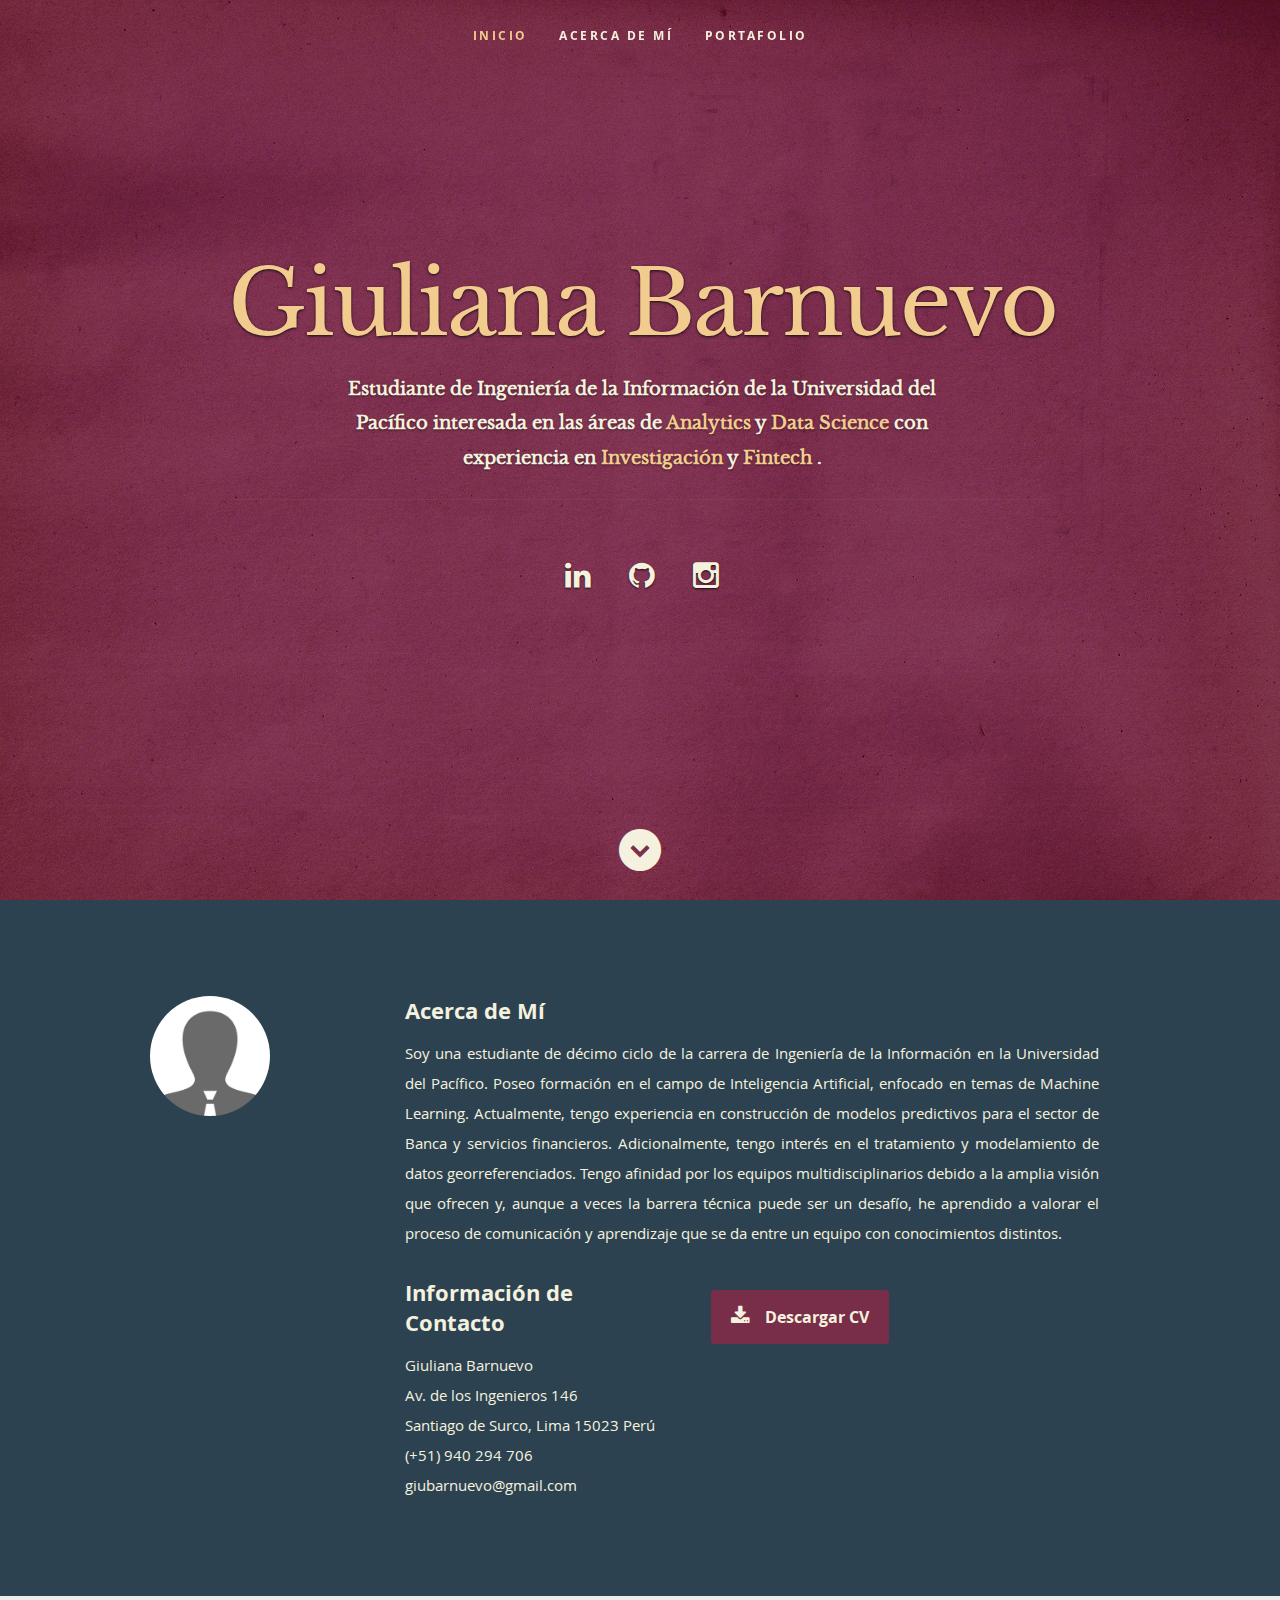
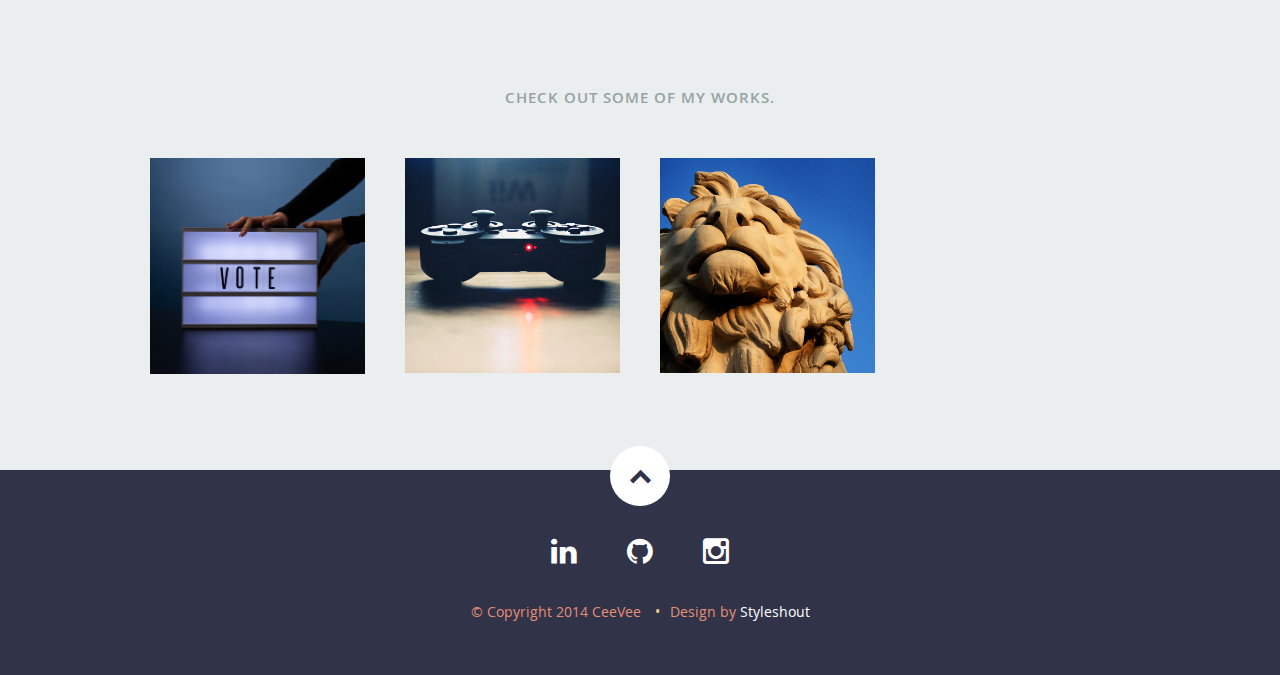
<file: index.html>
<!DOCTYPE html>
<!--[if lt IE 8 ]><html class="no-js ie ie7" lang="en"> <![endif]-->
<!--[if IE 8 ]><html class="no-js ie ie8" lang="en"> <![endif]-->
<!--[if (gte IE 8)|!(IE)]><!--><html class="no-js" lang="en"> <!--<![endif]-->
<head>

   <!--- Basic Page Needs
   ================================================== -->
   <meta charset="utf-8">
	<title>Giuliana Barnuevo | Analytics & Data Science</title>
	<meta name="description" content="">
	<meta name="author" content="Giuliana Barnuevo">

   <!-- Mobile Specific Metas
   ================================================== -->
	<meta name="viewport" content="width=device-width, initial-scale=1, maximum-scale=1">

	<!-- CSS
    ================================================== -->
   <link rel="stylesheet" href="css/default.css">
	<link rel="stylesheet" href="css/layout.css">
   <link rel="stylesheet" href="css/media-queries.css">
   <link rel="stylesheet" href="css/magnific-popup.css">

   <!-- Script
   ================================================== -->
	<script src="js/modernizr.js"></script>

   <!-- Favicons
	================================================== -->
	<link rel="shortcut icon" href="favicon.png" >

</head>

<body>

   <!-- Header
   ================================================== -->
   <header id="home">

      <nav id="nav-wrap">

         <a class="mobile-btn" href="#nav-wrap" title="Show navigation">Mostrar Navegación</a>
	      <a class="mobile-btn" href="#" title="Hide navigation">Ocultar Navegación</a>

         <ul id="nav" class="nav">
            <li class="current"><a class="smoothscroll" href="#home">Inicio</a></li>
            <li><a class="smoothscroll" href="#about">Acerca de mí</a></li>
            <li><a class="smoothscroll" href="#portfolio">Portafolio</a></li>
         </ul> <!-- end #nav -->

      </nav> <!-- end #nav-wrap -->

      <div class="row banner">
         <div class="banner-text">
            <h1 class="responsive-headline">Giuliana Barnuevo</h1>
            <h3>Estudiante de Ingeniería de la Información de la Universidad del Pacífico 
               interesada en las áreas de 
               <span>Analytics</span> y <span>Data Science</span> 
               con experiencia en 
                <span>Investigación</span> y <span>Fintech</span> .</h3>
            <hr />
            <ul class="social">
               <li><a href="https://www.linkedin.com/in/giuliana-barnuevo-data-science"><i class="fa fa-linkedin"></i></a></li>
               <li><a href="https://github.com/Giuliana-Barnuevo/Portafolio_es"><i class="fa fa-github"></i></a></li>
               <li><a href="#"><i class="fa fa-instagram"></i></a></li>

            </ul>
         </div>
      </div>

      <p class="scrolldown">
         <a class="smoothscroll" href="#about"><i class="icon-down-circle"></i></a>
      </p>

   </header> <!-- Header End -->


   <!-- About Section
   ================================================== -->
   <section id="about">

      <div class="row">

         <div class="three columns">

            <img class="profile-pic"  src="images/profilepic.jpg" alt="" />

         </div>

         <div class="nine columns main-col">

            <h2>Acerca de Mí</h2>

            <p> Soy una estudiante de décimo ciclo de la carrera de Ingeniería de la Información en la Universidad 
               del Pacífico. Poseo formación en el campo de Inteligencia Artificial, enfocado en temas de Machine
               Learning. Actualmente, tengo experiencia en construcción de modelos predictivos para el sector de 
               Banca y servicios financieros. Adicionalmente, tengo interés en el tratamiento y modelamiento de datos
               georreferenciados. Tengo afinidad por los equipos multidisciplinarios debido a la amplia visión que 
               ofrecen y, aunque a veces la barrera técnica puede ser un desafío, he aprendido a valorar el proceso de
               comunicación y aprendizaje que se da entre un equipo con conocimientos distintos. 
            </p>

            <div class="row">

               <div class="columns contact-details">

                  <h2>Información de Contacto</h2>
                  <p class="address">
						   <span>Giuliana Barnuevo</span><br>
						   <span>Av. de los Ingenieros 146<br>
						         Santiago de Surco, Lima 15023 Perú
                     </span><br>
						   <span>(+51) 940 294 706</span><br>
                     <span>giubarnuevo@gmail.com</span>
					   </p>

               </div>

               <div class="columns download">
                  <p>
                     <a href="#" class="button"><i class="fa fa-download"></i>Descargar CV</a>
                  </p>
               </div>

            </div> <!-- end row -->

         </div> <!-- end .main-col -->

      </div>

   </section> <!-- About Section End-->

   <!-- Portfolio Section
   ================================================== -->
   <section id="portfolio">

      <div class="row">

         <div class="twelve columns collapsed">

            <h1>Check Out Some of My Works.</h1>

            <!-- portfolio-wrapper -->
            <div id="portfolio-wrapper" class="bgrid-quarters s-bgrid-thirds cf">

          	   <div class="columns portfolio-item">
                  <div class="item-wrap">

                     <a href="#modal-01" title="">
                        <img alt="" src="images/portfolio/politics.jpg">
                        <div class="overlay">
                           <div class="portfolio-item-meta">
          					      <h5>Políticos</h5>
                              <p>Web Scraping con Python</p>
          					   </div>
                        </div>
                        <div class="link-icon"><i class="icon-plus"></i></div>
                     </a>

                  </div>
          		</div> <!-- item end -->

               <div class="columns portfolio-item">
                  <div class="item-wrap">

                     <a href="#modal-02" title="">
                        <img alt="" src="images/portfolio/console.jpg">
                        <div class="overlay">
                           <div class="portfolio-item-meta">
          					      <h5>Console</h5>
                              <p>Web Development</p>
          					   </div>
                        </div>
                        <div class="link-icon"><i class="icon-plus"></i></div>
                     </a>

                  </div>
          		</div> <!-- item end -->

               <div class="columns portfolio-item">
                  <div class="item-wrap">

                     <a href="#modal-03" title="">
                        <img alt="" src="images/portfolio/judah.jpg">
                        <div class="overlay">
                           <div class="portfolio-item-meta">
          					      <h5>Judah</h5>
                              <p>Webdesign</p>
          					   </div>
                        </div>
                        <div class="link-icon"><i class="icon-plus"></i></div>
                     </a>

                  </div>
          		</div> <!-- item end -->

            </div> <!-- portfolio-wrapper end -->

         </div> <!-- twelve columns end -->


         <!-- Modal Popup
	      --------------------------------------------------------------- -->

         <div id="modal-01" class="popup-modal mfp-hide">

		      <img class="scale-with-grid" src="images/portfolio/politics.jpg" alt="" />

		      <div class="description-box">
			      <h4>Obtener información de Políticos</h4>
			      <p>Se obtuvo información de candidatos al congresos a través del portal de datos
                  abiertos del Perú: Infogob.
               </p>
               <span class="categories"><i class="fa fa-tag"></i>Web Scraping, Python</span>
		      </div>

            <div class="link-box">
               <a href="http://www.behance.net">¡Cuéntame más!</a>
               <a href="http://www.behance.net">¡Muéstrame el código!</a>
		         <a class="popup-modal-dismiss">Cerrar</a>
            </div>

	      </div><!-- modal-01 End -->

         <div id="modal-02" class="popup-modal mfp-hide">

		      <img class="scale-with-grid" src="images/portfolio/modals/m-console.jpg" alt="" />

		      <div class="description-box">
			      <h4>Console</h4>
			      <p>Proin gravida nibh vel velit auctor aliquet. Aenean sollicitudin, lorem quis bibendum auctor, nisi elit consequat ipsum, nec sagittis sem nibh id elit.</p>
               <span class="categories"><i class="fa fa-tag"></i>Branding, Web Development</span>
		      </div>

            <div class="link-box">
               <a href="http://www.behance.net">Details</a>
		         <a class="popup-modal-dismiss">Close</a>
            </div>

	      </div><!-- modal-02 End -->

         <div id="modal-03" class="popup-modal mfp-hide">

		      <img class="scale-with-grid" src="images/portfolio/modals/m-judah.jpg" alt="" />

		      <div class="description-box">
			      <h4>Judah</h4>
			      <p>Proin gravida nibh vel velit auctor aliquet. Aenean sollicitudin, lorem quis bibendum auctor, nisi elit consequat ipsum, nec sagittis sem nibh id elit.</p>
               <span class="categories"><i class="fa fa-tag"></i>Branding</span>
		      </div>

            <div class="link-box">
               <a href="http://www.behance.net">Details</a>
		         <a class="popup-modal-dismiss">Close</a>
            </div>

	      </div><!-- modal-03 End -->

 

	      </div><!-- modal-01 End -->


      </div> <!-- row End -->

   </section> <!-- Portfolio Section End-->

   <!-- footer
   ================================================== -->
   <footer>

      <div class="row">

         <div class="twelve columns">

            <ul class="social-links">
               <li><a href="https://www.linkedin.com/in/giuliana-barnuevo-data-science"><i class="fa fa-linkedin"></i></a></li>
               <li><a href="https://github.com/Giuliana-Barnuevo/Portafolio_es"><i class="fa fa-github"></i></a></li>
               <li><a href="#"><i class="fa fa-instagram"></i></a></li>
            </ul>

            <ul class="copyright">
               <li>&copy; Copyright 2014 CeeVee</li>
               <li>Design by <a title="Styleshout" href="http://www.styleshout.com/">Styleshout</a></li>   
            </ul>

         </div>

         <div id="go-top"><a class="smoothscroll" title="Back to Top" href="#home"><i class="icon-up-open"></i></a></div>

      </div>

   </footer> <!-- Footer End-->

   <!-- Java Script
   ================================================== -->
   <script src="http://ajax.googleapis.com/ajax/libs/jquery/1.10.2/jquery.min.js"></script>
   <script>window.jQuery || document.write('<script src="js/jquery-1.10.2.min.js"><\/script>')</script>
   <script type="text/javascript" src="js/jquery-migrate-1.2.1.min.js"></script>

   <script src="js/jquery.flexslider.js"></script>
   <script src="js/waypoints.js"></script>
   <script src="js/jquery.fittext.js"></script>
   <script src="js/magnific-popup.js"></script>
   <script src="js/init.js"></script>

</body>

</html>
</file>
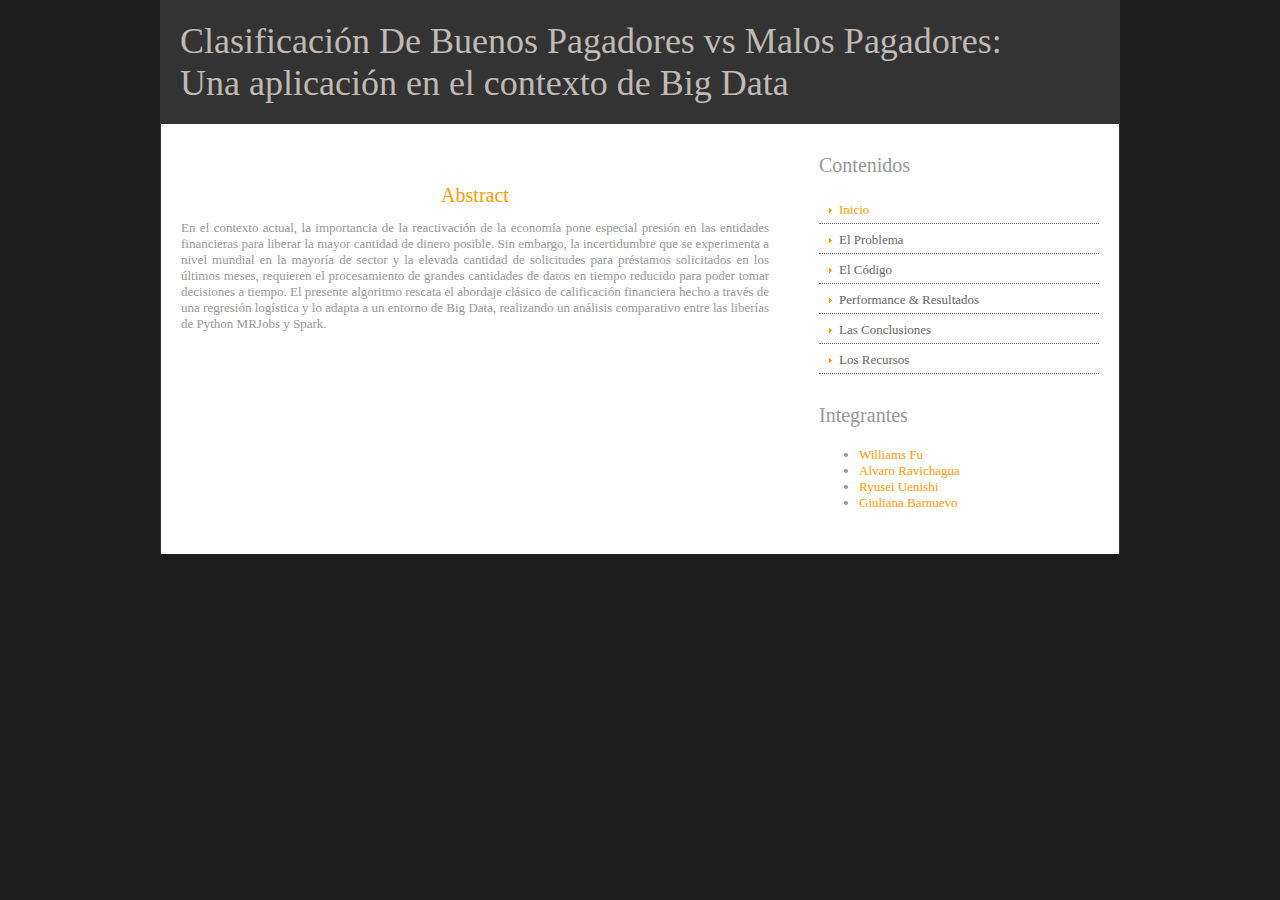
<file: basic-66/index.html>
<!DOCTYPE html>
<html lang="en" dir="ltr">
<head>
<title>Pay me Project</title>
<meta charset="UTF-8">
<link rel="stylesheet" href="styles/layout.css" type="text/css">
<!--[if lt IE 9]><script src="scripts/html5shiv.js"></script><![endif]-->
</head>
<body>
<header id="header" class="clear">
  <div id="hgroup">
    <h1><a href="#">Clasificación De Buenos Pagadores vs Malos Pagadores:</a></h1>
    <h1>Una aplicación en el contexto de Big Data</h1>
  </div>
  <nav>
  </nav>
  <div class="clear"></div>
</header>
<!-- content -->
<div id="container">
  <!-- content body -->
  <div id="content">
    <!-- section 1 -->
    <section>
        
      <!-- La descripción del problema -->
    </section>
    <!-- section 2 -->
    <section id="services" class="last clear">
            <h1 style = "text-align:center;color: #FF9900"" >Abstract</h1>
            <p style = "text-align:justify">En el contexto actual, la importancia de la reactivación de la economía pone especial presión 
              en las entidades financieras para liberar la mayor cantidad de dinero posible.
              Sin embargo, la incertidumbre que se experimenta a nivel mundial en la mayoría de sector y 
              la elevada cantidad de solicitudes para préstamos solicitados en los últimos meses, requieren el
              procesamiento de grandes cantidades de datos en tiempo reducido para poder tomar decisiones a tiempo.
              El presente algoritmo rescata el abordaje clásico de calificación financiera hecho a través de una 
              regresión logística y lo adapta a un entorno de Big Data, realizando un análisis comparativo entre las
              liberías de Python MRJobs y Spark.
            </p>
            <p style = "text-align:justify"> 
            </p>
    </section>
  </div>
  <!-- right column -->
  <aside id="right_column">
    <h2 class="title">Contenidos</h2>
    <nav>
      <ul>
        <li><a style="color:#FF9900">Inicio</a></li>
        <li><a href="problem.html">El Problema</a></li>
        <li><a href="code.html">El Código</a></li>
        <li><a href="performance.html">Performance & Resultados</a></li>
        <li><a href="conclusions.html">Las Conclusiones</a></li>
        <li><a href="resources.html">Los Recursos</a ></li>
      </ul>
    </nav>
    <h2 class="title">Integrantes</h2>
      <ul>
        <li><a>Williams Fu</a></li>
        <li><a>Alvaro Ravichagua</a></li>
        <li><a>Ryusei Uenishi</a></li>
        <li><a>Giuliana Barnuevo</a></li>
      </ul>
  </aside>
  <!-- / content body -->
  <div class="clear"></div>
</div>
</body>
</html>
</file>
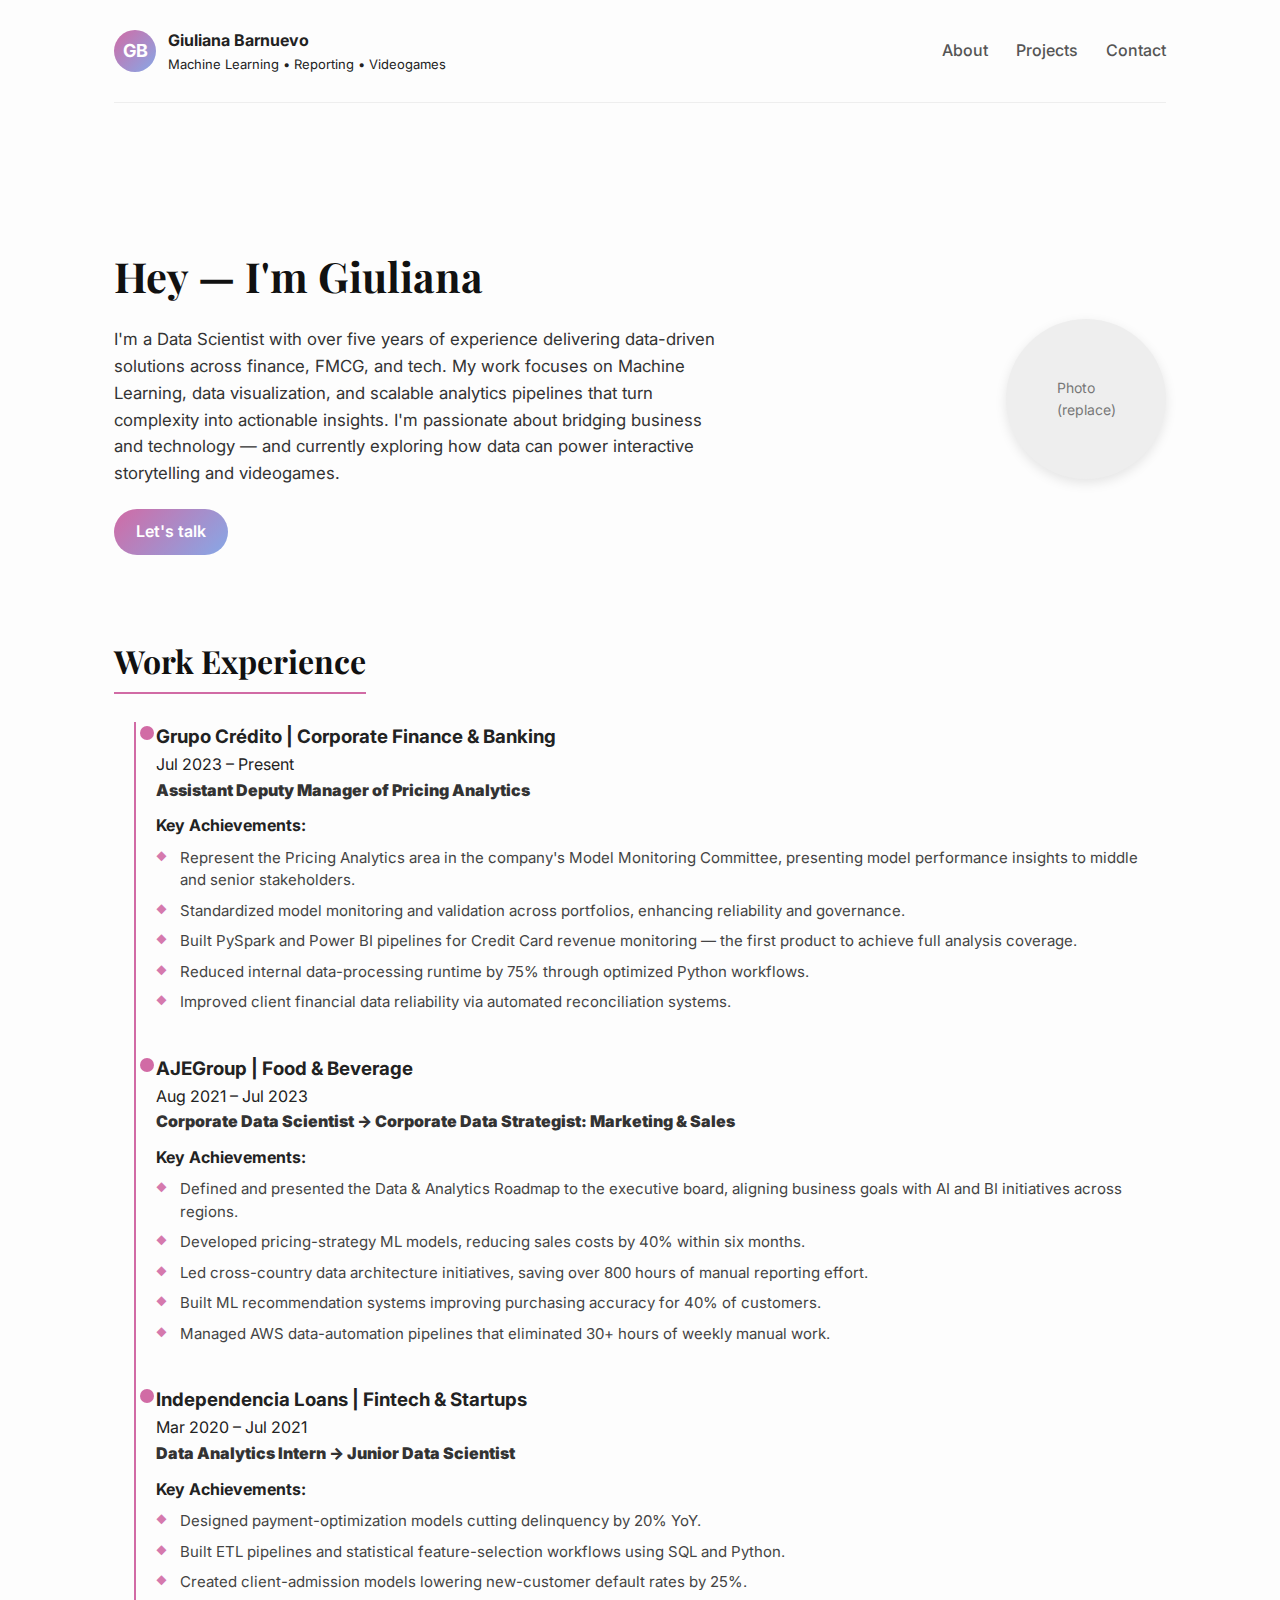
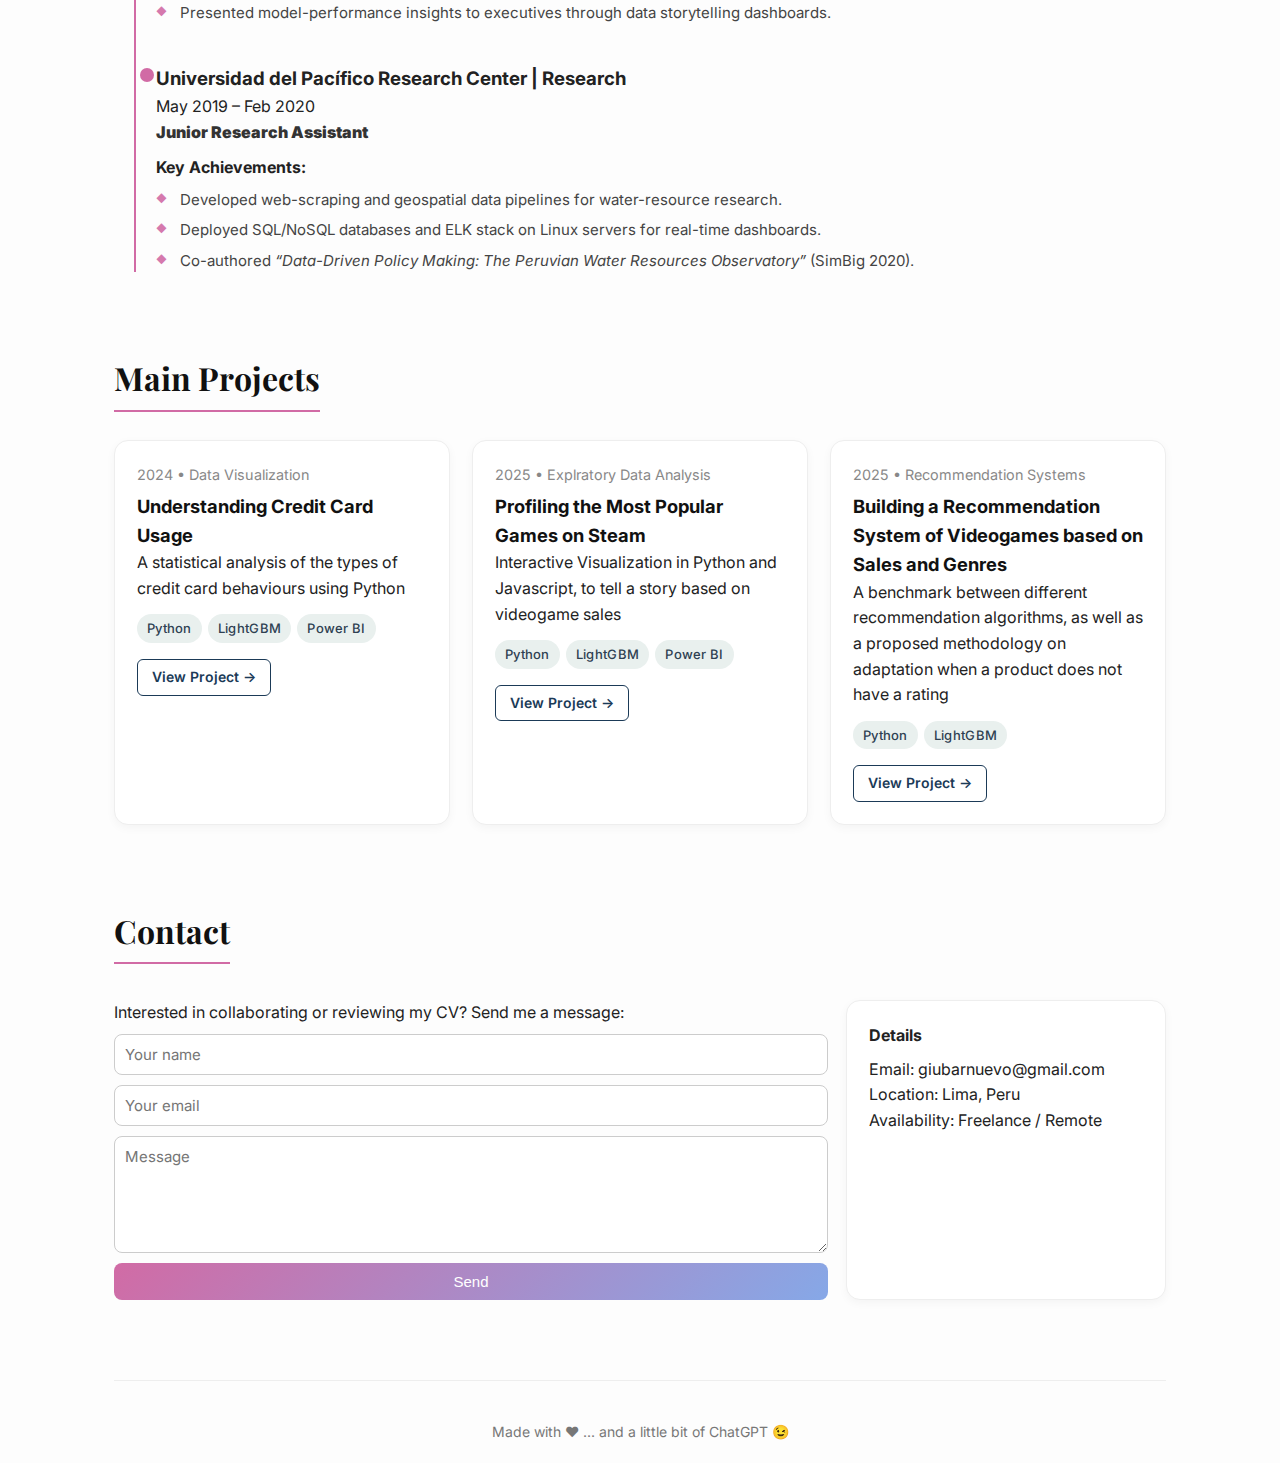
<file: giuliana_barnuevo_portfolio.html>
<!doctype html>
<html lang="en">
<head>
  <meta charset="utf-8" />
  <meta name="viewport" content="width=device-width,initial-scale=1" />
  <title>Giuliana Barnuevo — Data Scientist Portfolio</title>
  <link href="https://fonts.googleapis.com/css2?family=Inter:wght@300;400;600;700&family=Playfair+Display:wght@500;700&display=swap" rel="stylesheet">
  <link rel="stylesheet" href="style.css" />
</head>

<body>
  <div class="wrap">
    <header>
      <div class="brand">
        <div class="logo">GB</div>
        <div>
          <div style="font-weight:700">Giuliana Barnuevo</div>
          <div style="font-size:13px;color:var(--muted)">Machine Learning • Reporting • Videogames</div>
        </div>
      </div>
      <nav>
        <a href="#about">About</a>
        <a href="#projects">Projects</a>
        <a href="#contact">Contact</a>
      </nav>
    </header>

    <!-- ===== Hero / About Section ===== -->
    <section id="about" class="hero">
      <div class="hero-left">
        <h1>Hey — I'm Giuliana</h1>
        <p class="lead">
          I'm a Data Scientist with over five years of experience delivering data-driven solutions across finance, FMCG, and tech.  
          My work focuses on Machine Learning, data visualization, and scalable analytics pipelines that turn complexity into actionable insights.  
          I'm passionate about bridging business and technology — and currently exploring how data can power interactive storytelling and videogames.
        </p>
        <a class="cta" href="#contact">Let's talk</a>
      </div>
      <div class="profile">Photo<br/>(replace)</div>
    </section>

    <!-- ===== Work Experience Section ===== -->
    <section id="experience" class="section">
      <h2>Work Experience</h2>
      <div class="timeline">

        <div class="timeline-item">
          <div class="timeline-marker"></div>
          <div class="timeline-content">
            <h3>Grupo Crédito | Corporate Finance & Banking</h3>
            <span class="period">Jul 2023 – Present</span>
            <ul class="roles">
              <li><strong>Assistant Deputy Manager of Pricing Analytics</strong></li>
            </ul>
            <p class="summary"><strong>Key Achievements:</strong></p>
            <ul class="functions">
              <li>Represent the Pricing Analytics area in the company's Model Monitoring Committee, presenting model performance insights to middle and senior stakeholders.</li>
              <li>Standardized model monitoring and validation across portfolios, enhancing reliability and governance.</li>
              <li>Built PySpark and Power BI pipelines for Credit Card revenue monitoring — the first product to achieve full analysis coverage.</li>
              <li>Reduced internal data-processing runtime by 75% through optimized Python workflows.</li>
              <li>Improved client financial data reliability via automated reconciliation systems.</li>
            </ul>
          </div>
        </div>

        <div class="timeline-item">
          <div class="timeline-marker"></div>
          <div class="timeline-content">
            <h3>AJEGroup | Food & Beverage</h3>
            <span class="period">Aug 2021 – Jul 2023</span>
            <ul class="roles">
              <li><strong>Corporate Data Scientist → Corporate Data Strategist: Marketing & Sales</strong></li>
            </ul>
            <p class="summary"><strong>Key Achievements:</strong></p>
            <ul class="functions">
              <li>Defined and presented the Data & Analytics Roadmap to the executive board, aligning business goals with AI and BI initiatives across regions.</li>
              <li>Developed pricing-strategy ML models, reducing sales costs by 40% within six months.</li>
              <li>Led cross-country data architecture initiatives, saving over 800 hours of manual reporting effort.</li>
              <li>Built ML recommendation systems improving purchasing accuracy for 40% of customers.</li>
              <li>Managed AWS data-automation pipelines that eliminated 30+ hours of weekly manual work.</li>
            </ul>
          </div>
        </div>

        <div class="timeline-item">
          <div class="timeline-marker"></div>
          <div class="timeline-content">
            <h3>Independencia Loans | Fintech & Startups</h3>
            <span class="period">Mar 2020 – Jul 2021</span>
            <ul class="roles">
              <li><strong>Data Analytics Intern → Junior Data Scientist</strong></li>
            </ul>
            <p class="summary"><strong>Key Achievements:</strong></p>
            <ul class="functions">
              <li>Designed payment-optimization models cutting delinquency by 20% YoY.</li>
              <li>Built ETL pipelines and statistical feature-selection workflows using SQL and Python.</li>
              <li>Created client-admission models lowering new-customer default rates by 25%.</li>
              <li>Presented model-performance insights to executives through data storytelling dashboards.</li>
            </ul>
          </div>
        </div>

        <div class="timeline-item">
          <div class="timeline-marker"></div>
          <div class="timeline-content">
            <h3>Universidad del Pacífico Research Center | Research</h3>
            <span class="period">May 2019 – Feb 2020</span>
            <ul class="roles">
              <li><strong>Junior Research Assistant</strong></li>
            </ul>
            <p class="summary"><strong>Key Achievements:</strong></p>
            <ul class="functions">
              <li>Developed web-scraping and geospatial data pipelines for water-resource research.</li>
              <li>Deployed SQL/NoSQL databases and ELK stack on Linux servers for real-time dashboards.</li>
              <li>Co-authored <em>“Data-Driven Policy Making: The Peruvian Water Resources Observatory”</em> (SimBig 2020).</li>
            </ul>
          </div>
        </div>

      </div>
    </section>

    <section id="projects" class="section">
      <h2>Main Projects</h2>
      <div class="grid">
        <article class="card">
            <div class="meta">2024 • Data Visualization</div>
            <h3>Understanding Credit Card Usage</h3>
            <p>A statistical analysis of the types of credit card behaviours using Python</p>
            
            <div class="tags">
                <span class="tag">Python</span>
                <span class="tag">LightGBM</span>
                <span class="tag">Power BI</span>
            </div>

            <a href="#" class="project-btn">View Project →</a>
        </article>


        <article class="card">
            <div class="meta">2025 • Explratory Data Analysis </div>
            <h3>Profiling the Most Popular Games on Steam</h3>
            <p>Interactive Visualization in Python and Javascript, to tell a story based on videogame sales</p>
            
            <div class="tags">
                <span class="tag">Python</span>
                <span class="tag">LightGBM</span>
                <span class="tag">Power BI</span>
            </div>

            <a href="#" class="project-btn">View Project →</a>
        </article>

        <article class="card">
            <div class="meta">2025 • Recommendation Systems</div>
            <h3>Building a Recommendation System of Videogames based on Sales and Genres</h3>
            <p>A benchmark between different recommendation algorithms, as well as a proposed methodology on adaptation when
                a product does not have a rating
            </p>
            
            <div class="tags">
                <span class="tag">Python</span>
                <span class="tag">LightGBM</span>

            </div>

            <a href="#" class="project-btn">View Project →</a>
        </article>

      </div>
    </section>

    <section id="contact" class="section">
      <h2>Contact</h2>
      <div style="display:grid;grid-template-columns:1fr 320px;gap:18px;margin-top:8px">
        <div>
          <p>Interested in collaborating or reviewing my CV? Send me a message:</p>
          <form onsubmit="handleSubmit(event)">
            <input id="name" placeholder="Your name" required />
            <input id="email" type="email" placeholder="Your email" required />
            <textarea id="message" rows="5" placeholder="Message" required></textarea>
            <button class="primary" type="submit">Send</button>
          </form>
        </div>
        <aside class="card">
          <strong>Details</strong>
          <p style="margin-top:8px">
            Email: giubarnuevo@gmail.com<br/>
            Location: Lima, Peru<br/>
            Availability: Freelance / Remote
          </p>
        </aside>
      </div>
    </section>

    <footer>Made with ♥ ... and a little bit of ChatGPT 😉</footer>
  </div>

  <script src="script.js"></script>
</body>
</html>
</file>
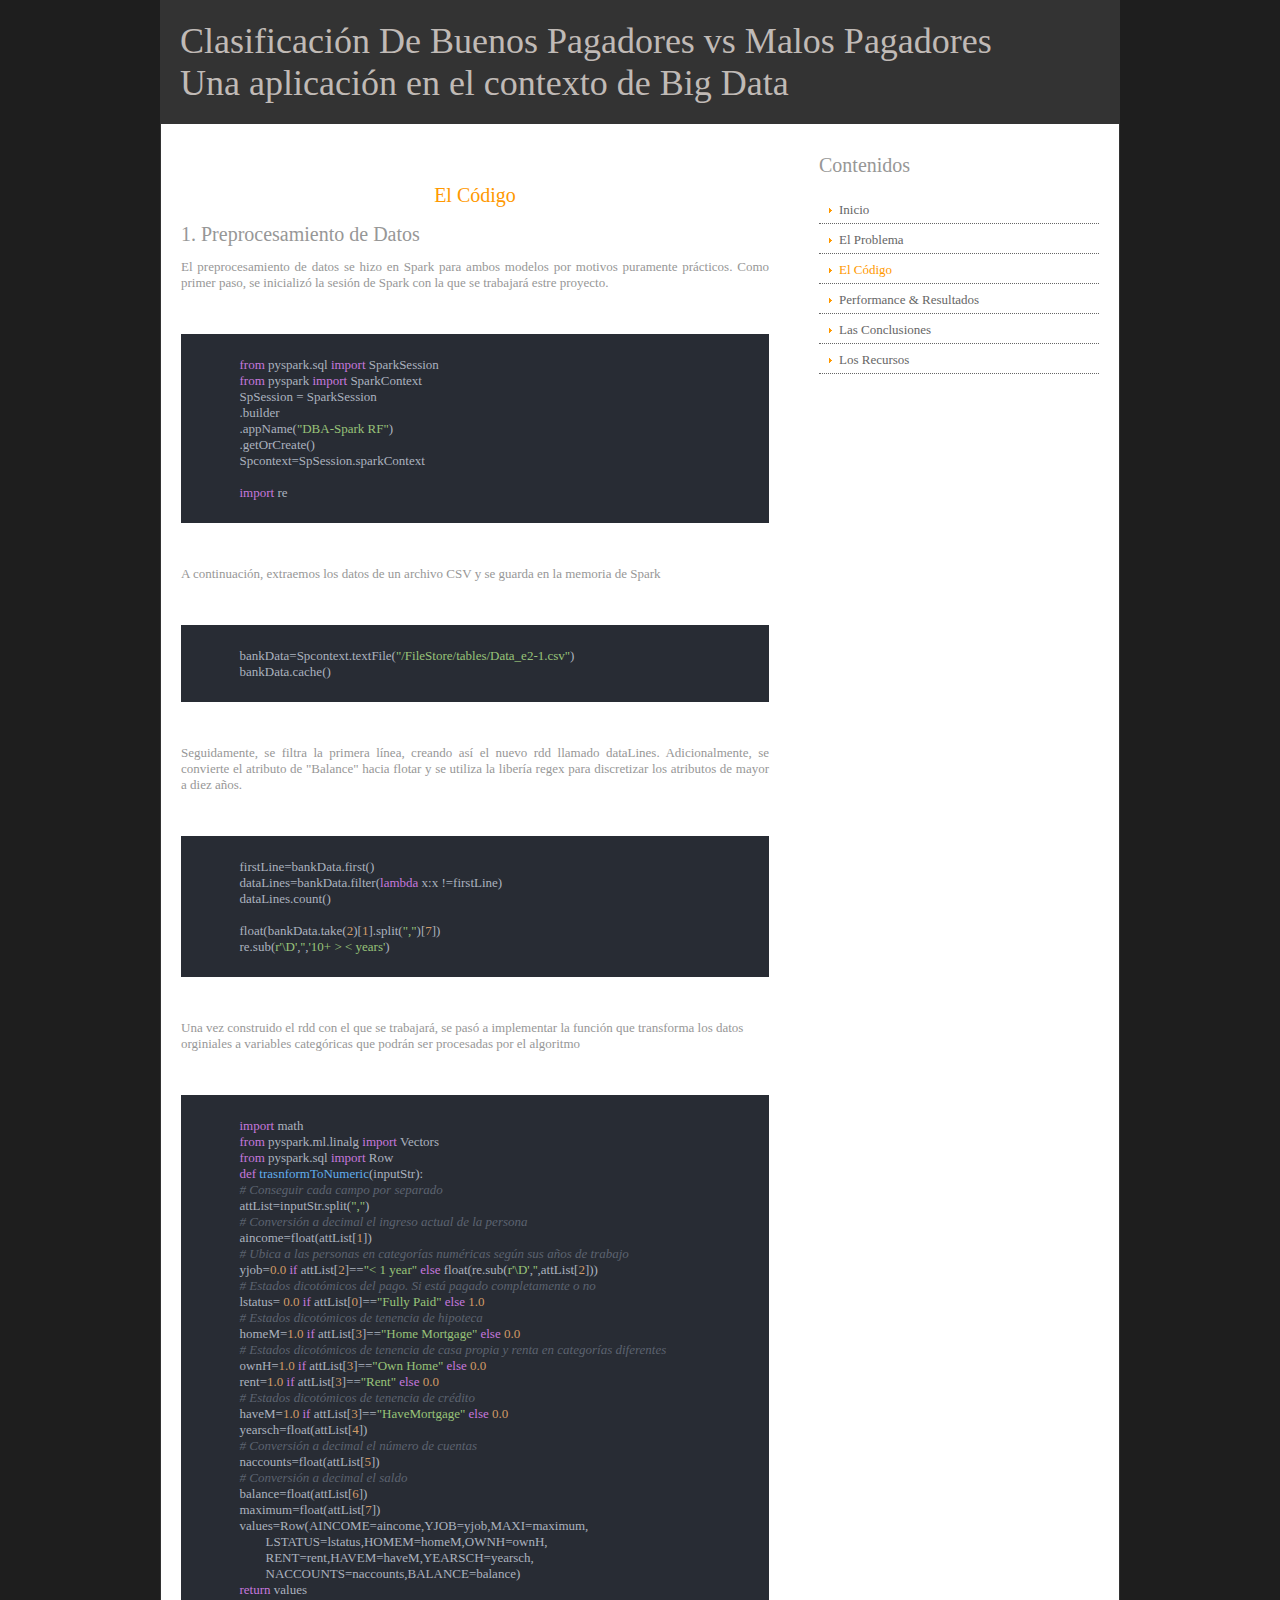
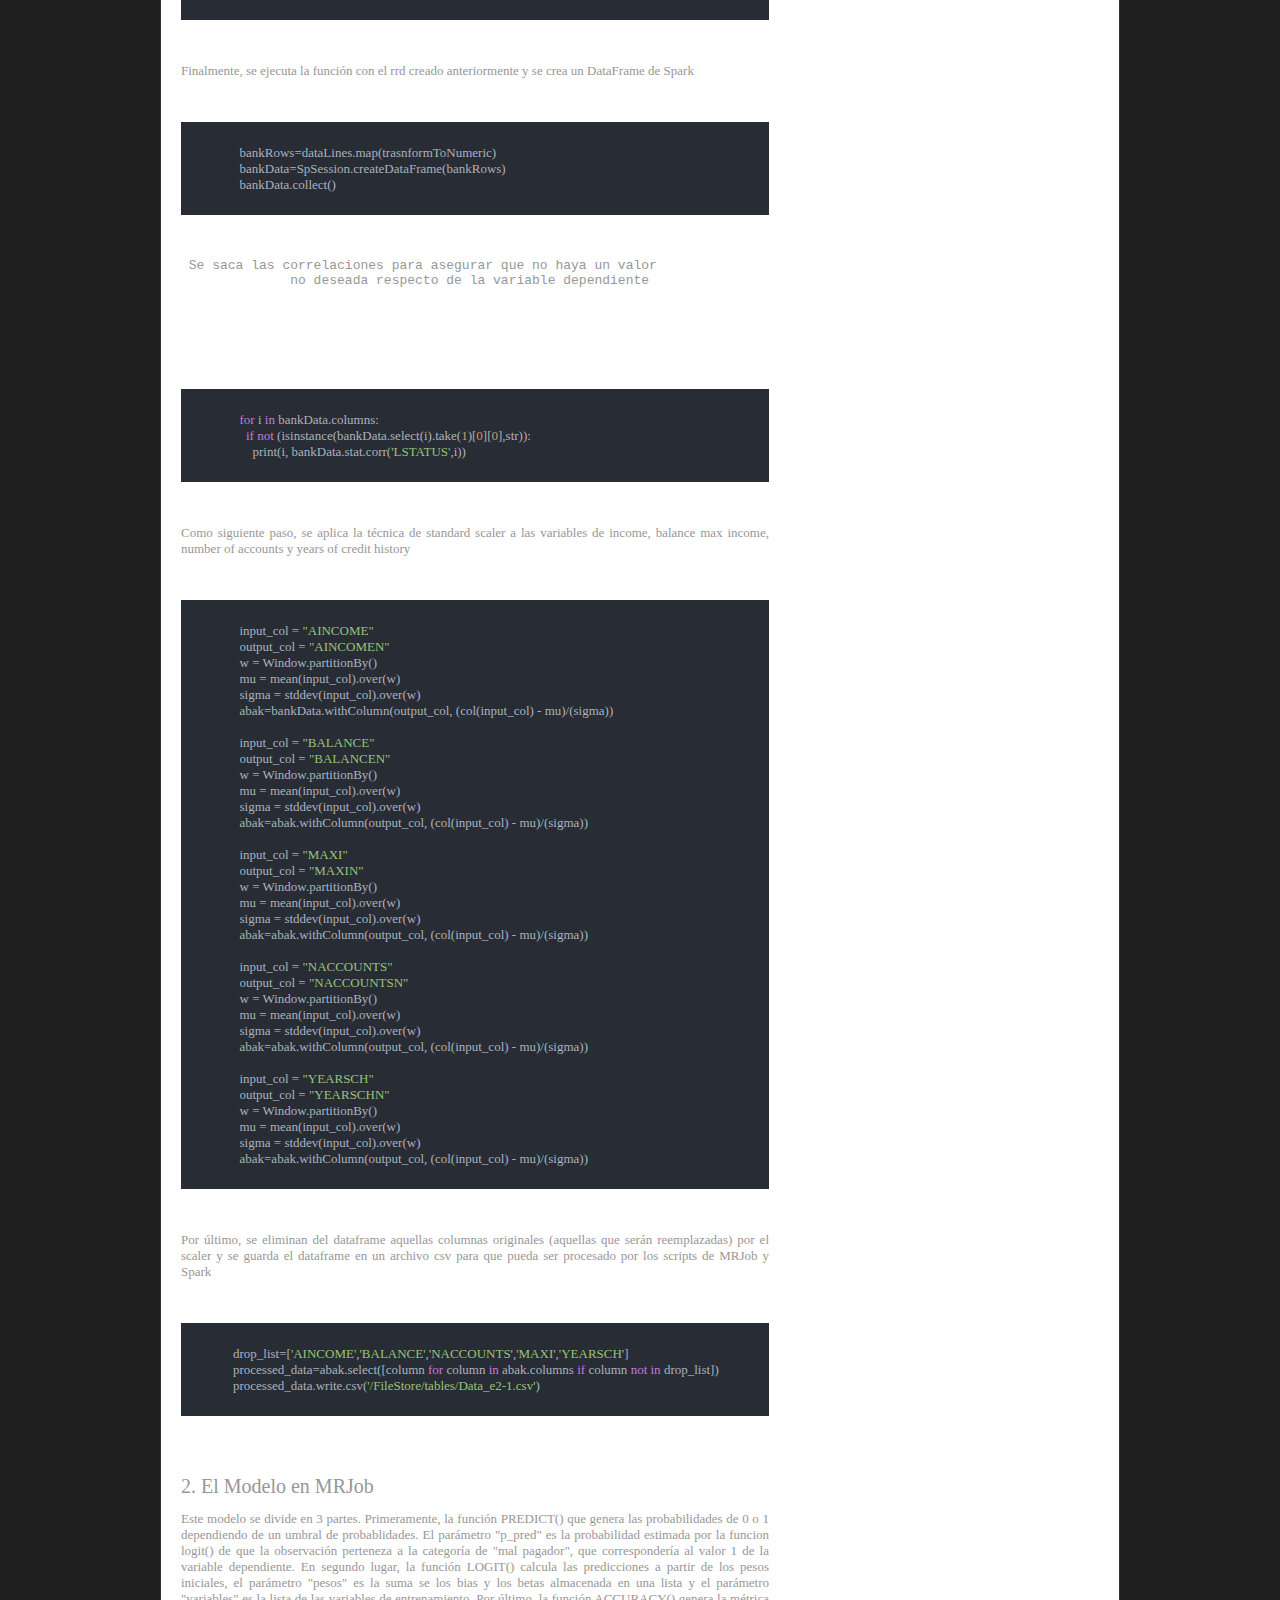
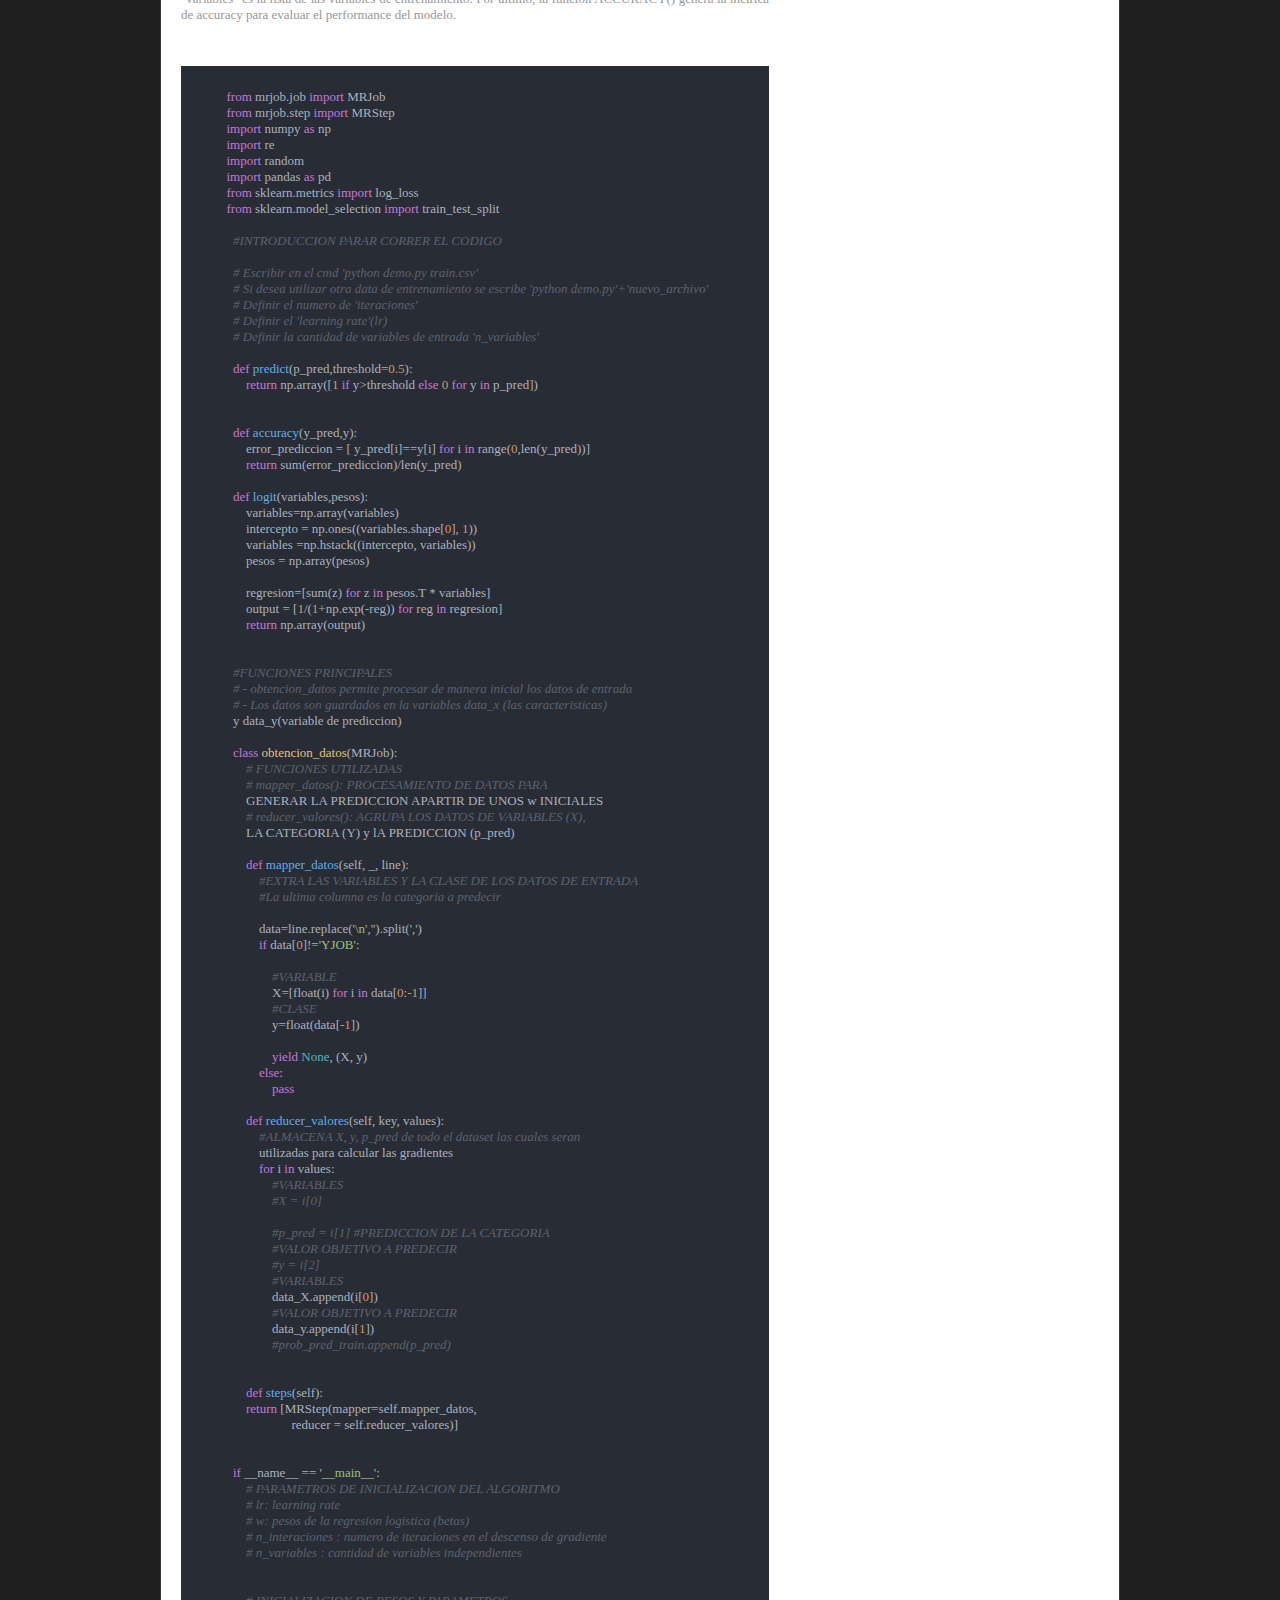
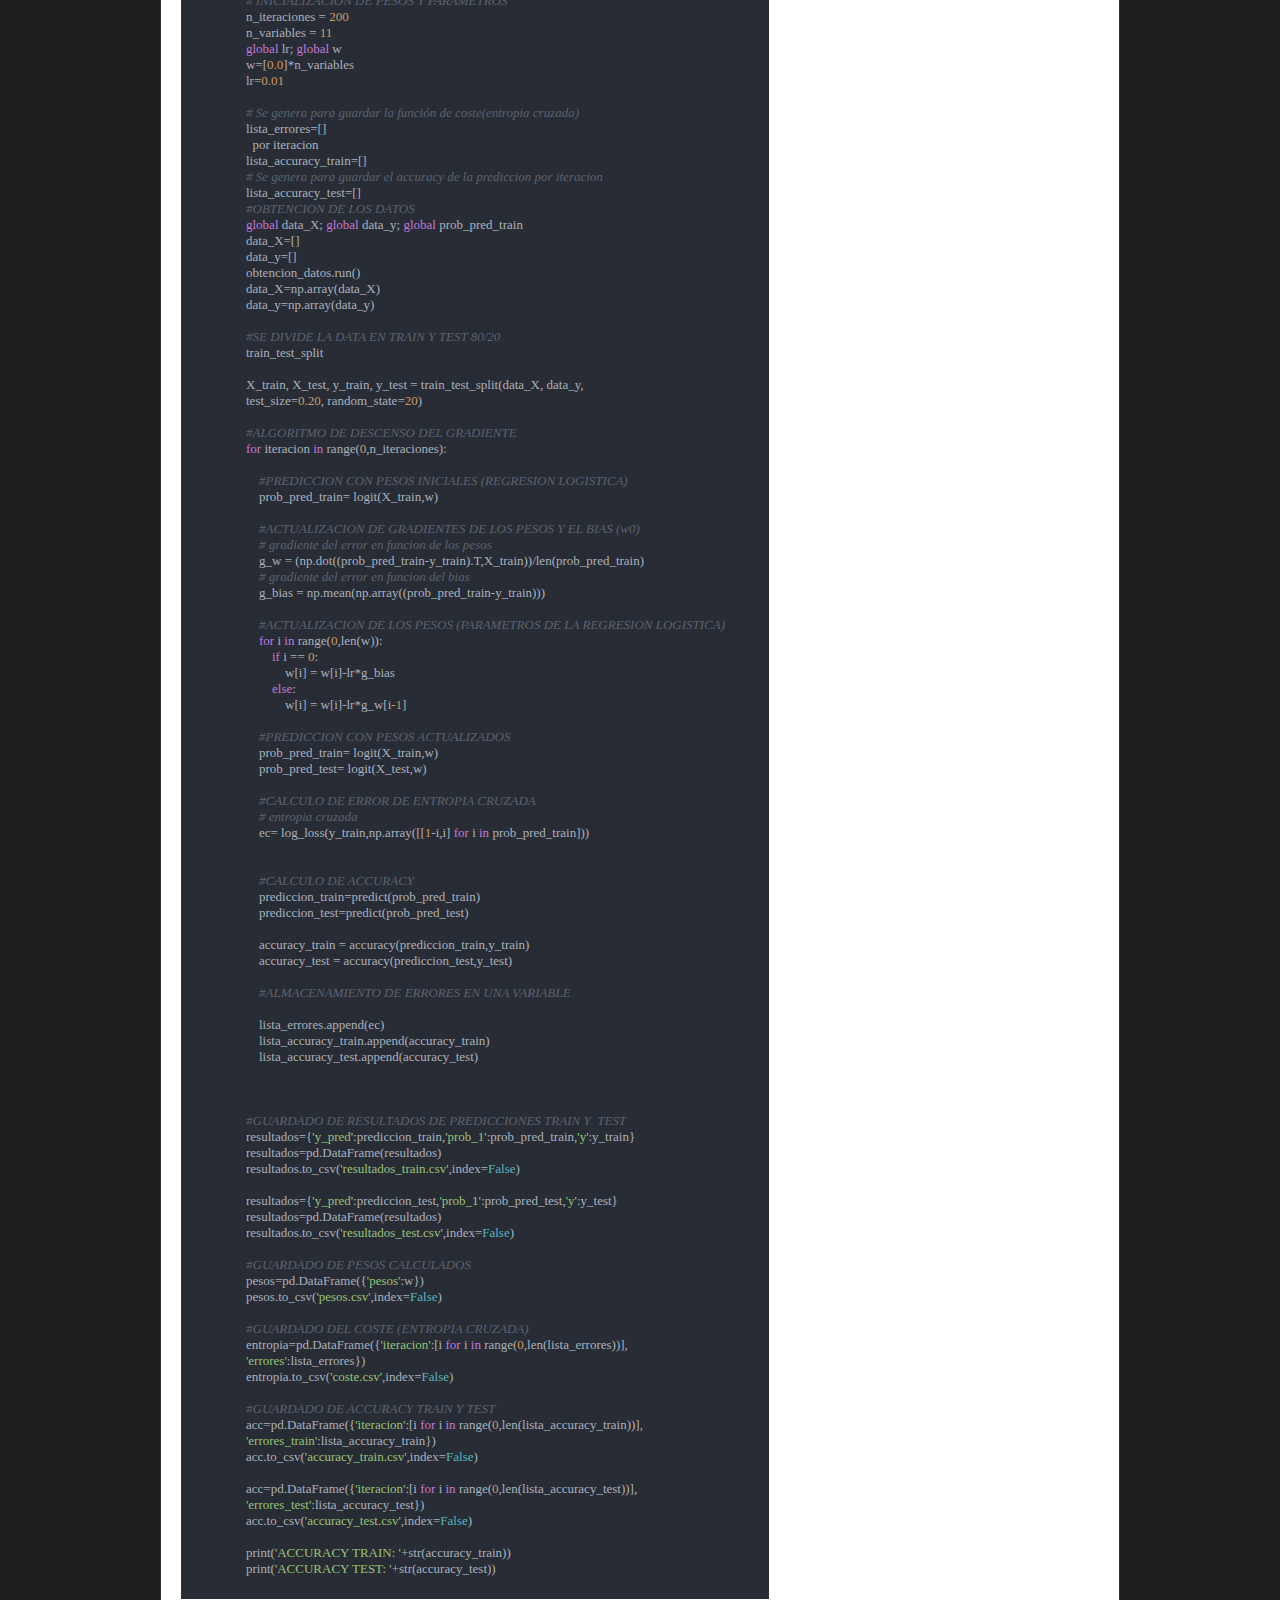
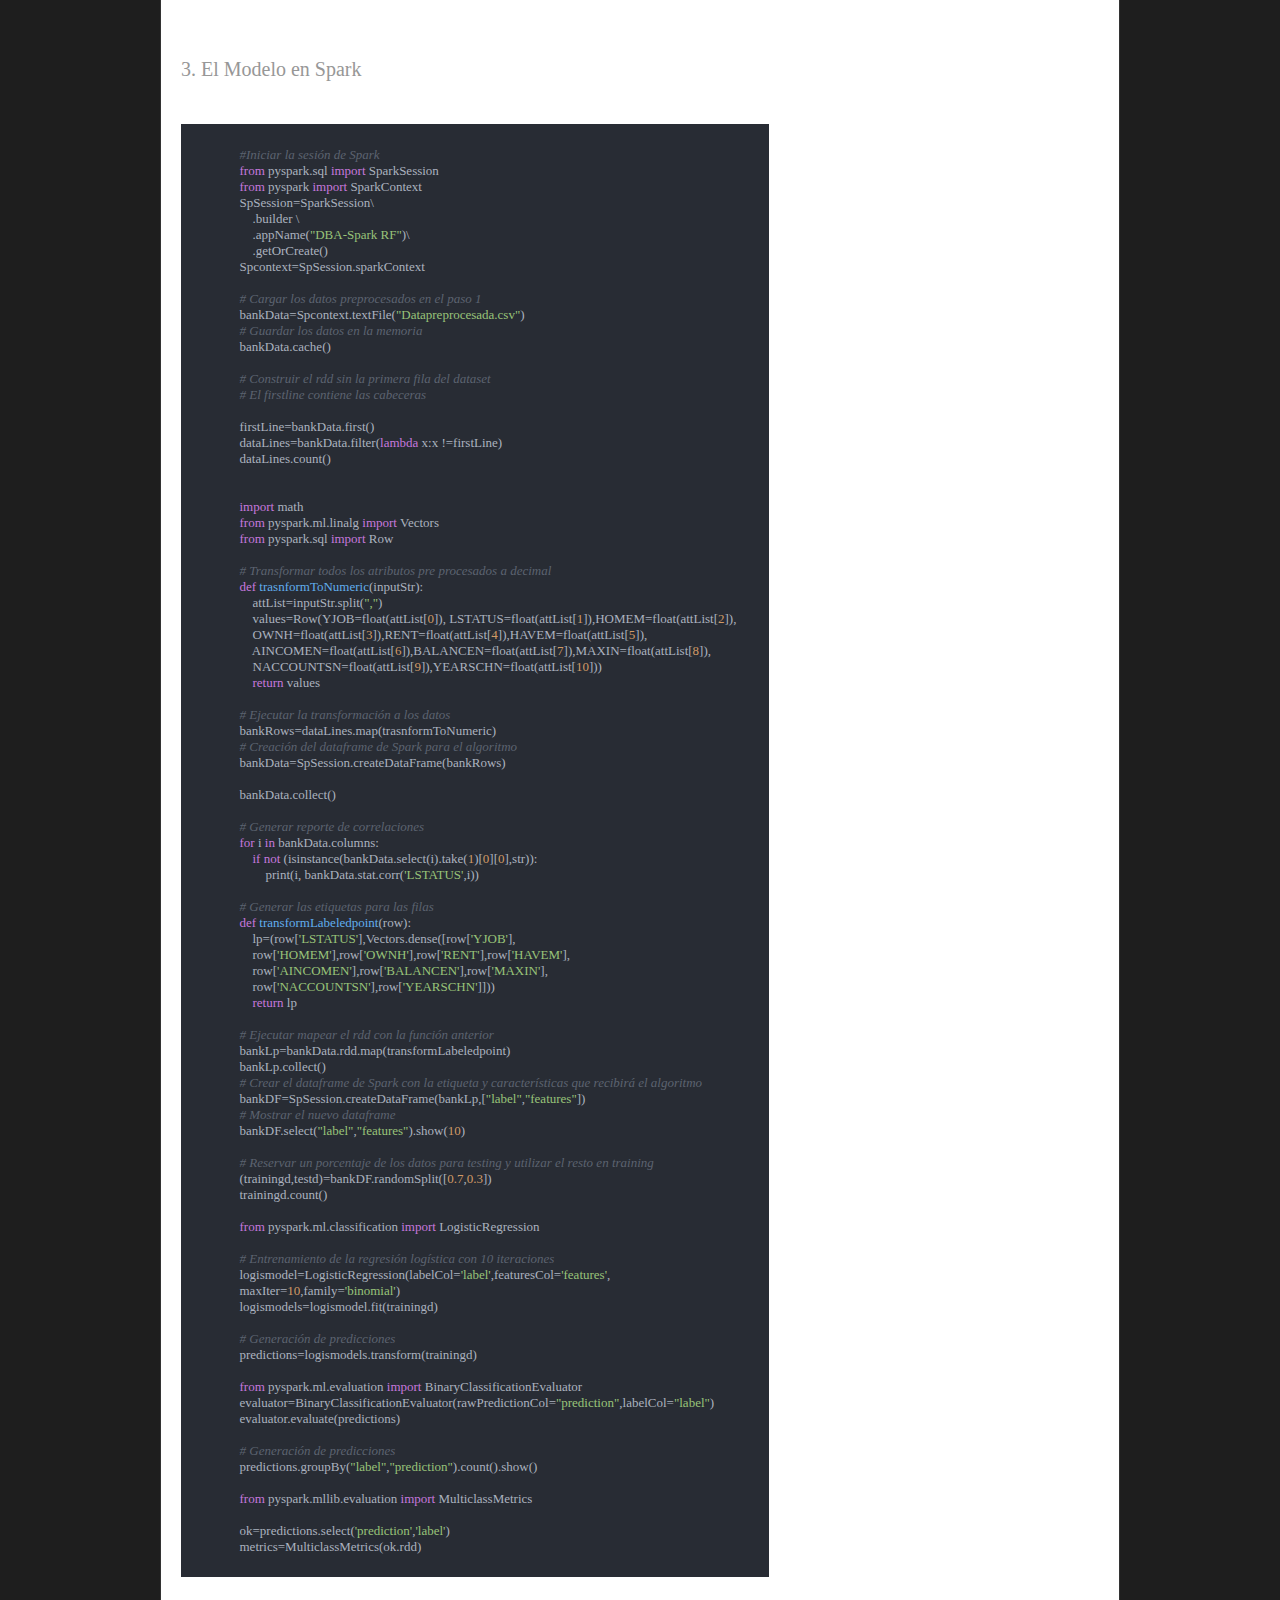
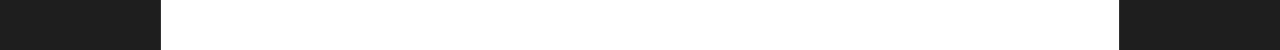
<file: basic-66/code.html>
<!DOCTYPE html>
<html lang="en" dir="ltr">
<head>
<title>Pay Me Project</title>
<meta charset="UTF-8">
<link rel="stylesheet" href="styles/atom-one-dark.css">
<link rel="stylesheet" href="styles/layout.css" type="text/css">
<!--[if lt IE 9]><script src="scripts/html5shiv.js"></script><![endif]-->
</head>
<body>
<header id="header" class="clear">
  <div id="hgroup">
    <h1><a href="#">Clasificación De Buenos Pagadores vs Malos Pagadores</a></h1>
    <h1>Una aplicación en el contexto de Big Data</h1>
  </div>
  <nav>
  </nav>
  <div class="clear"></div>
</header>
<!-- content -->
<div id="container">
  <!-- content body -->
  <div id="content">
    <!-- section 1 -->
    <section>
        
      <!-- La descripción del problema -->
    </section>
    <!-- section 2 -->
    <section id="services" class="last clear">
            <h1 style="color:#FF9900;text-align: center">El Código</h1>
              <br>
            <h4>1. Preprocesamiento de Datos</h4>
            <p style="text-align: justify">El preprocesamiento de datos se hizo en Spark para ambos modelos por motivos puramente
              prácticos. Como primer paso, se inicializó la sesión de Spark con la que se trabajará estre
              proyecto.
            </p>

            <pre> 
              <code class="python">
                from pyspark.sql import SparkSession
                from pyspark import SparkContext
                SpSession = SparkSession
                .builder 
                .appName("DBA-Spark RF")
                .getOrCreate()
                Spcontext=SpSession.sparkContext

                import re
            </code>
            </pre>
            <p style="text-align: justify">A continuación, extraemos los datos de un archivo CSV y se guarda en la memoria de Spark</p>
            <pre style="font-family:monospace !important" > 
              <code class="python">
                bankData=Spcontext.textFile("/FileStore/tables/Data_e2-1.csv")
                bankData.cache()
            </code>
            </pre>
            <p style="text-align: justify">Seguidamente, se filtra la primera línea, creando así el nuevo rdd llamado dataLines.
              Adicionalmente, se convierte el atributo de "Balance" hacia flotar y se utiliza la libería
              regex para discretizar los atributos de mayor a diez años.
            </p>
            <pre> 
              <code class="python">
                firstLine=bankData.first()
                dataLines=bankData.filter(lambda x:x !=firstLine)
                dataLines.count()

                float(bankData.take(2)[1].split(",")[7])
                re.sub(r'\D','','10+ > < years')
            </code>
            </pre>
            <p> Una vez construido el rdd con el que se trabajará, se pasó a implementar la función que
              transforma los datos orginiales a variables categóricas que podrán ser procesadas por el algoritmo
            </p>
            <pre> 
              <code class="python">
                import math
                from pyspark.ml.linalg import Vectors
                from pyspark.sql import Row
                def trasnformToNumeric(inputStr):
                # Conseguir cada campo por separado
                attList=inputStr.split(",")
                # Conversión a decimal el ingreso actual de la persona
                aincome=float(attList[1])
                # Ubica a las personas en categorías numéricas según sus años de trabajo
                yjob=0.0 if attList[2]=="< 1 year" else float(re.sub(r'\D','',attList[2]))
                # Estados dicotómicos del pago. Si está pagado completamente o no
                lstatus= 0.0 if attList[0]=="Fully Paid" else 1.0
                # Estados dicotómicos de tenencia de hipoteca
                homeM=1.0 if attList[3]=="Home Mortgage" else 0.0
                # Estados dicotómicos de tenencia de casa propia y renta en categorías diferentes
                ownH=1.0 if attList[3]=="Own Home" else 0.0
                rent=1.0 if attList[3]=="Rent" else 0.0
                # Estados dicotómicos de tenencia de crédito
                haveM=1.0 if attList[3]=="HaveMortgage" else 0.0
                yearsch=float(attList[4])
                # Conversión a decimal el número de cuentas 
                naccounts=float(attList[5])
                # Conversión a decimal el saldo
                balance=float(attList[6])
                maximum=float(attList[7])
                values=Row(AINCOME=aincome,YJOB=yjob,MAXI=maximum,
                        LSTATUS=lstatus,HOMEM=homeM,OWNH=ownH,
                        RENT=rent,HAVEM=haveM,YEARSCH=yearsch,
                        NACCOUNTS=naccounts,BALANCE=balance)
                return values
            </code>
          </pre>
          <p style="text-align: justify"> Finalmente, se ejecuta la función con el rrd creado anteriormente y se crea un DataFrame de Spark
          </p>
            <pre> 
              <code class="python">
                bankRows=dataLines.map(trasnformToNumeric)
                bankData=SpSession.createDataFrame(bankRows)
                bankData.collect()
            </code>
            <p style="text-align: justify"> Se saca las correlaciones para asegurar que no haya un valor 
              no deseada respecto de la variable dependiente
            </p>
            </pre>
            <pre> 
              <code class="python">
                for i in bankData.columns:
                  if not (isinstance(bankData.select(i).take(1)[0][0],str)):
                    print(i, bankData.stat.corr('LSTATUS',i))
            </code>
            </pre>
            <p style="text-align: justify"> Como siguiente paso, se aplica la técnica de standard scaler a las variables de income, balance
              max income, number of accounts y years of credit history
            </p>
            <pre> 
              <code class="python">
                input_col = "AINCOME"
                output_col = "AINCOMEN"
                w = Window.partitionBy()
                mu = mean(input_col).over(w)
                sigma = stddev(input_col).over(w)
                abak=bankData.withColumn(output_col, (col(input_col) - mu)/(sigma))

                input_col = "BALANCE"
                output_col = "BALANCEN"
                w = Window.partitionBy()
                mu = mean(input_col).over(w)
                sigma = stddev(input_col).over(w)
                abak=abak.withColumn(output_col, (col(input_col) - mu)/(sigma))

                input_col = "MAXI"
                output_col = "MAXIN"
                w = Window.partitionBy()
                mu = mean(input_col).over(w)
                sigma = stddev(input_col).over(w)
                abak=abak.withColumn(output_col, (col(input_col) - mu)/(sigma))

                input_col = "NACCOUNTS"
                output_col = "NACCOUNTSN"
                w = Window.partitionBy()
                mu = mean(input_col).over(w)
                sigma = stddev(input_col).over(w)
                abak=abak.withColumn(output_col, (col(input_col) - mu)/(sigma))

                input_col = "YEARSCH"
                output_col = "YEARSCHN"
                w = Window.partitionBy()
                mu = mean(input_col).over(w)
                sigma = stddev(input_col).over(w)
                abak=abak.withColumn(output_col, (col(input_col) - mu)/(sigma))
            </code>
          </pre>
          <p style="text-align: justify"> Por último, se eliminan del dataframe aquellas columnas originales (aquellas que serán reemplazadas)
            por el scaler y se guarda el dataframe en un archivo csv para que pueda ser procesado por los scripts 
            de MRJob y Spark
          </p>
          <pre> 
            <code class="python">
              drop_list=['AINCOME','BALANCE','NACCOUNTS','MAXI','YEARSCH']
              processed_data=abak.select([column for column in abak.columns if column not in drop_list])
              processed_data.write.csv('/FileStore/tables/Data_e2-1.csv')
            </code>
          </pre>
          <br>
            <h4>2. El Modelo en MRJob</h4>
            <p style="text-align: justify"> Este modelo se divide en 3 partes. Primeramente, 
              la función PREDICT() que genera las probabilidades de 0 o 1 dependiendo de un umbral de 
              probablidades. El parámetro "p_pred" es la probabilidad estimada por la funcion logit() de que la
              observación perteneza a la categoría de "mal pagador", que correspondería al valor 1 de la variable
              dependiente. En segundo lugar, la función LOGIT() calcula las predicciones a partir de los pesos 
              iniciales, el parámetro "pesos" es la suma se los bias y los betas almacenada en una lista y el
              parámetro "variables" es la lista de las variables de entrenamiento. Por último, la función ACCURACY()
              genera la métrica de accuracy para evaluar el performance del modelo.
            </p>

            <pre> 
              <code class="python">
            from mrjob.job import MRJob
            from mrjob.step import MRStep
            import numpy as np
            import re
            import random
            import pandas as pd
            from sklearn.metrics import log_loss
            from sklearn.model_selection import train_test_split

              #INTRODUCCION PARAR CORRER EL CODIGO

              # Escribir en el cmd 'python demo.py train.csv'
              # Si desea utilizar otra data de entrenamiento se escribe 'python demo.py'+'nuevo_archivo'
              # Definir el numero de 'iteraciones'
              # Definir el 'learning rate'(lr)
              # Definir la cantidad de variables de entrada 'n_variables'

              def predict(p_pred,threshold=0.5):
                  return np.array([1 if y>threshold else 0 for y in p_pred])


              def accuracy(y_pred,y):
                  error_prediccion = [ y_pred[i]==y[i] for i in range(0,len(y_pred))]
                  return sum(error_prediccion)/len(y_pred)

              def logit(variables,pesos):
                  variables=np.array(variables)
                  intercepto = np.ones((variables.shape[0], 1))
                  variables =np.hstack((intercepto, variables))
                  pesos = np.array(pesos)

                  regresion=[sum(z) for z in pesos.T * variables]
                  output = [1/(1+np.exp(-reg)) for reg in regresion]
                  return np.array(output)


              #FUNCIONES PRINCIPALES
              # - obtencion_datos permite procesar de manera inicial los datos de entrada
              # - Los datos son guardados en la variables data_x (las caracteristicas) 
              y data_y(variable de prediccion)

              class obtencion_datos(MRJob):
                  # FUNCIONES UTILIZADAS
                  # mapper_datos(): PROCESAMIENTO DE DATOS PARA 
                  GENERAR LA PREDICCION APARTIR DE UNOS w INICIALES
                  # reducer_valores(): AGRUPA LOS DATOS DE VARIABLES (X), 
                  LA CATEGORIA (Y) y lA PREDICCION (p_pred)

                  def mapper_datos(self, _, line):
                      #EXTRA LAS VARIABLES Y LA CLASE DE LOS DATOS DE ENTRADA
                      #La ultima columna es la categoria a predecir

                      data=line.replace('\n','').split(',')
                      if data[0]!='YJOB':

                          #VARIABLE
                          X=[float(i) for i in data[0:-1]]
                          #CLASE
                          y=float(data[-1])

                          yield None, (X, y)
                      else:
                          pass

                  def reducer_valores(self, key, values):
                      #ALMACENA X, y, p_pred de todo el dataset las cuales seran 
                      utilizadas para calcular las gradientes
                      for i in values:
                          #VARIABLES
                          #X = i[0] 

                          #p_pred = i[1] #PREDICCION DE LA CATEGORIA
                          #VALOR OBJETIVO A PREDECIR
                          #y = i[2] 
                          #VARIABLES
                          data_X.append(i[0])
                          #VALOR OBJETIVO A PREDECIR
                          data_y.append(i[1])
                          #prob_pred_train.append(p_pred)


                  def steps(self):
                  return [MRStep(mapper=self.mapper_datos,
                                reducer = self.reducer_valores)]


              if __name__ == '__main__':
                  # PARAMETROS DE INICIALIZACION DEL ALGORITMO
                  # lr: learning rate
                  # w: pesos de la regresion logistica (betas)
                  # n_interaciones : numero de iteraciones en el descenso de gradiente
                  # n_variables : cantidad de variables independientes


                  # INICIALIZACION DE PESOS Y PARAMETROS
                  n_iteraciones = 200
                  n_variables = 11
                  global lr; global w
                  w=[0.0]*n_variables
                  lr=0.01

                  # Se genera para guardar la función de coste(entropia cruzada)
                  lista_errores=[] 
                    por iteracion
                  lista_accuracy_train=[] 
                  # Se genera para guardar el accuracy de la prediccion por iteracion
                  lista_accuracy_test=[]
                  #OBTENCION DE LOS DATOS
                  global data_X; global data_y; global prob_pred_train
                  data_X=[]
                  data_y=[]
                  obtencion_datos.run()
                  data_X=np.array(data_X)
                  data_y=np.array(data_y)

                  #SE DIVIDE LA DATA EN TRAIN Y TEST 80/20
                  train_test_split

                  X_train, X_test, y_train, y_test = train_test_split(data_X, data_y, 
                  test_size=0.20, random_state=20)

                  #ALGORITMO DE DESCENSO DEL GRADIENTE
                  for iteracion in range(0,n_iteraciones):

                      #PREDICCION CON PESOS INICIALES (REGRESION LOGISTICA)
                      prob_pred_train= logit(X_train,w)

                      #ACTUALIZACION DE GRADIENTES DE LOS PESOS Y EL BIAS (w0)
                      # gradiente del error en funcion de los pesos
                      g_w = (np.dot((prob_pred_train-y_train).T,X_train))/len(prob_pred_train)
                      # gradiente del error en funcion del bias
                      g_bias = np.mean(np.array((prob_pred_train-y_train)))

                      #ACTUALIZACION DE LOS PESOS (PARAMETROS DE LA REGRESION LOGISTICA)
                      for i in range(0,len(w)):
                          if i == 0:
                              w[i] = w[i]-lr*g_bias
                          else:
                              w[i] = w[i]-lr*g_w[i-1]

                      #PREDICCION CON PESOS ACTUALIZADOS
                      prob_pred_train= logit(X_train,w)
                      prob_pred_test= logit(X_test,w)

                      #CALCULO DE ERROR DE ENTROPIA CRUZADA
                      # entropia cruzada
                      ec= log_loss(y_train,np.array([[1-i,i] for i in prob_pred_train]))
                      

                      #CALCULO DE ACCURACY
                      prediccion_train=predict(prob_pred_train)
                      prediccion_test=predict(prob_pred_test)

                      accuracy_train = accuracy(prediccion_train,y_train)
                      accuracy_test = accuracy(prediccion_test,y_test)

                      #ALMACENAMIENTO DE ERRORES EN UNA VARIABLE

                      lista_errores.append(ec)
                      lista_accuracy_train.append(accuracy_train)
                      lista_accuracy_test.append(accuracy_test)



                  #GUARDADO DE RESULTADOS DE PREDICCIONES TRAIN Y  TEST
                  resultados={'y_pred':prediccion_train,'prob_1':prob_pred_train,'y':y_train}
                  resultados=pd.DataFrame(resultados)
                  resultados.to_csv('resultados_train.csv',index=False)

                  resultados={'y_pred':prediccion_test,'prob_1':prob_pred_test,'y':y_test}
                  resultados=pd.DataFrame(resultados)
                  resultados.to_csv('resultados_test.csv',index=False)

                  #GUARDADO DE PESOS CALCULADOS
                  pesos=pd.DataFrame({'pesos':w})
                  pesos.to_csv('pesos.csv',index=False)

                  #GUARDADO DEL COSTE (ENTROPIA CRUZADA)
                  entropia=pd.DataFrame({'iteracion':[i for i in range(0,len(lista_errores))],
                  'errores':lista_errores})
                  entropia.to_csv('coste.csv',index=False)

                  #GUARDADO DE ACCURACY TRAIN Y TEST
                  acc=pd.DataFrame({'iteracion':[i for i in range(0,len(lista_accuracy_train))],
                  'errores_train':lista_accuracy_train})
                  acc.to_csv('accuracy_train.csv',index=False)

                  acc=pd.DataFrame({'iteracion':[i for i in range(0,len(lista_accuracy_test))],
                  'errores_test':lista_accuracy_test})
                  acc.to_csv('accuracy_test.csv',index=False)

                  print('ACCURACY TRAIN: '+str(accuracy_train))
                  print('ACCURACY TEST: '+str(accuracy_test))
              </code>
            </pre>
            <br>
            <h4>3. El Modelo en Spark</h4>
            <pre> 
              <code class="python">
                #Iniciar la sesión de Spark
                from pyspark.sql import SparkSession
                from pyspark import SparkContext
                SpSession=SparkSession\
                    .builder \
                    .appName("DBA-Spark RF")\
                    .getOrCreate()
                Spcontext=SpSession.sparkContext

                # Cargar los datos preprocesados en el paso 1
                bankData=Spcontext.textFile("Datapreprocesada.csv")
                # Guardar los datos en la memoria
                bankData.cache()

                # Construir el rdd sin la primera fila del dataset
                # El firstline contiene las cabeceras

                firstLine=bankData.first()
                dataLines=bankData.filter(lambda x:x !=firstLine)
                dataLines.count()


                import math
                from pyspark.ml.linalg import Vectors
                from pyspark.sql import Row

                # Transformar todos los atributos pre procesados a decimal
                def trasnformToNumeric(inputStr):
                    attList=inputStr.split(",")
                    values=Row(YJOB=float(attList[0]), LSTATUS=float(attList[1]),HOMEM=float(attList[2]),
                    OWNH=float(attList[3]),RENT=float(attList[4]),HAVEM=float(attList[5]),
                    AINCOMEN=float(attList[6]),BALANCEN=float(attList[7]),MAXIN=float(attList[8]),
                    NACCOUNTSN=float(attList[9]),YEARSCHN=float(attList[10]))
                    return values

                # Ejecutar la transformación a los datos
                bankRows=dataLines.map(trasnformToNumeric)
                # Creación del dataframe de Spark para el algoritmo
                bankData=SpSession.createDataFrame(bankRows)

                bankData.collect()

                # Generar reporte de correlaciones
                for i in bankData.columns:
                    if not (isinstance(bankData.select(i).take(1)[0][0],str)):
                        print(i, bankData.stat.corr('LSTATUS',i))

                # Generar las etiquetas para las filas
                def transformLabeledpoint(row):
                    lp=(row['LSTATUS'],Vectors.dense([row['YJOB'],
                    row['HOMEM'],row['OWNH'],row['RENT'],row['HAVEM'],
                    row['AINCOMEN'],row['BALANCEN'],row['MAXIN'],
                    row['NACCOUNTSN'],row['YEARSCHN']]))
                    return lp

                # Ejecutar mapear el rdd con la función anterior
                bankLp=bankData.rdd.map(transformLabeledpoint)
                bankLp.collect()
                # Crear el dataframe de Spark con la etiqueta y características que recibirá el algoritmo
                bankDF=SpSession.createDataFrame(bankLp,["label","features"])
                # Mostrar el nuevo dataframe
                bankDF.select("label","features").show(10)

                # Reservar un porcentaje de los datos para testing y utilizar el resto en training
                (trainingd,testd)=bankDF.randomSplit([0.7,0.3])
                trainingd.count()

                from pyspark.ml.classification import LogisticRegression

                # Entrenamiento de la regresión logística con 10 iteraciones
                logismodel=LogisticRegression(labelCol='label',featuresCol='features',
                maxIter=10,family='binomial')
                logismodels=logismodel.fit(trainingd)

                # Generación de predicciones
                predictions=logismodels.transform(trainingd)

                from pyspark.ml.evaluation import BinaryClassificationEvaluator
                evaluator=BinaryClassificationEvaluator(rawPredictionCol="prediction",labelCol="label")
                evaluator.evaluate(predictions)

                # Generación de predicciones
                predictions.groupBy("label","prediction").count().show()

                from pyspark.mllib.evaluation import MulticlassMetrics

                ok=predictions.select('prediction','label')
                metrics=MulticlassMetrics(ok.rdd)
              </code>
            </pre>
            <script src="highlight.pack.js"></script>
            <script>hljs.initHighlightingOnLoad();</script>
    </section>
  </div>
  <!-- right column -->
  <aside id="right_column">
    <h2 class="title">Contenidos</h2>
    <nav>
      <ul>
        <li><a href="index.html">Inicio</a></li>
        <li><a href="problem.html">El Problema</a></li>
        <li><a style="color:#FF9900">El Código</a></li>
        <li><a href="performance.html">Performance & Resultados</a></li>
        <li><a href="conclusions.html">Las Conclusiones</a></li>
        <li><a href="resources.html">Los Recursos</a ></li>
      </ul>
    </nav>
  </aside>
  <!-- / content body -->
  <div class="clear"></div>
</div>
</body>
</html>
</file>
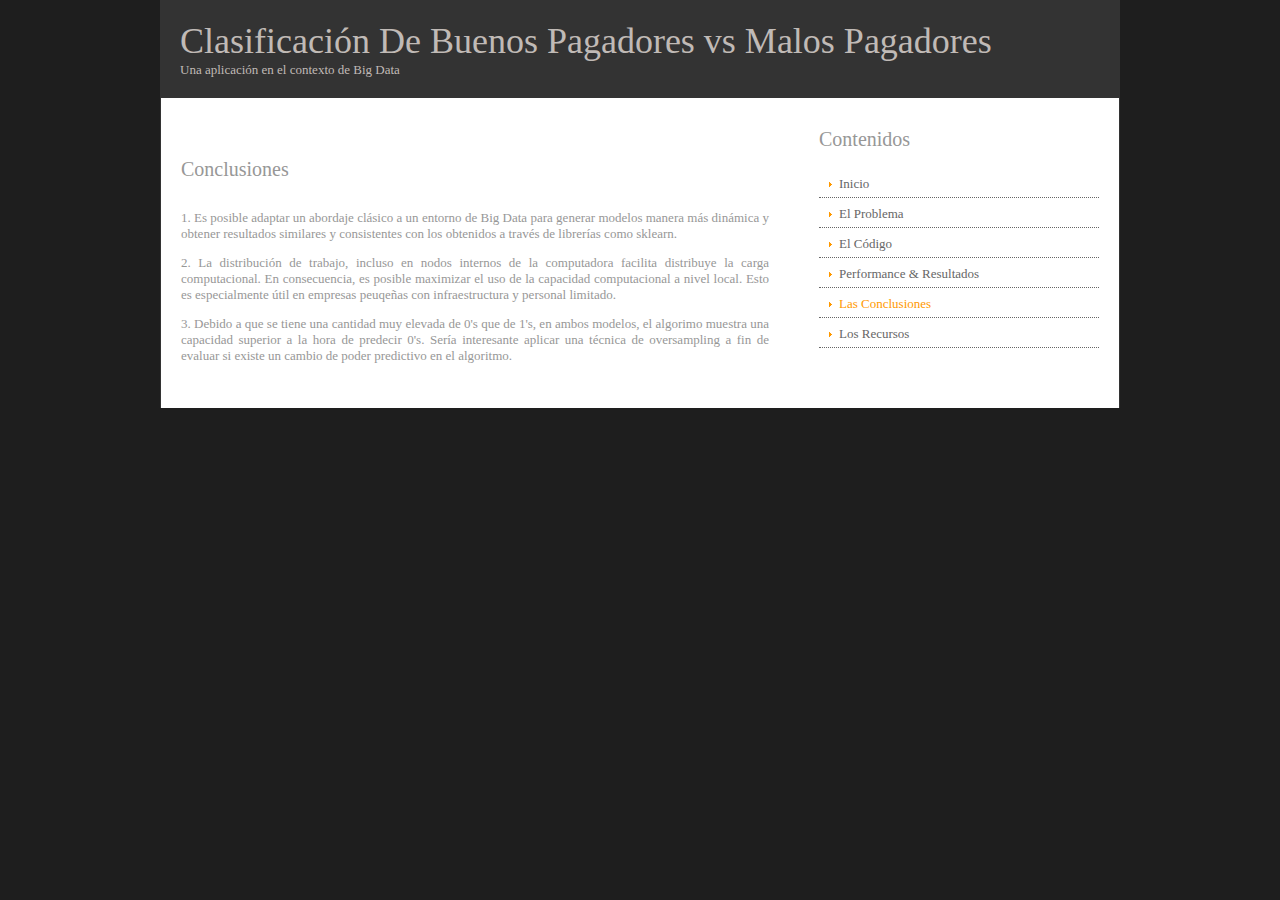
<file: basic-66/conclusions.html>
<!DOCTYPE html>
<html lang="en" dir="ltr">
<head>
<title>Pay me Project</title>
<meta charset="UTF-8">
<link rel="stylesheet" href="styles/layout.css" type="text/css">
<!--[if lt IE 9]><script src="scripts/html5shiv.js"></script><![endif]-->
</head>
<body>
<header id="header" class="clear">
  <div id="hgroup">
    <h1><a href="#">Clasificación De Buenos Pagadores vs Malos Pagadores</a></h1>
    <h2>Una aplicación en el contexto de Big Data</h2>
  </div>
  <nav>
  </nav>
  <div class="clear"></div>
</header>
<!-- content -->
<div id="container">
  <!-- content body -->
  <div id="content">
    <!-- section 1 -->
    <section>
        
      <!-- La descripción del problema -->
    </section>
    <!-- section 2 -->
    <section id="services" class="last clear">
            <h2>Conclusiones</h2>
            <br>
          <ul>
              <p style="text-align: justify">1. Es posible adaptar un abordaje clásico a un entorno de Big Data para generar modelos 
              manera más dinámica y obtener resultados similares y consistentes con los obtenidos a través 
              de librerías como sklearn.
              </p>
              <p style="text-align: justify">2. La distribución de trabajo, incluso en nodos internos de la computadora facilita distribuye
              la carga computacional. En consecuencia, es posible maximizar el uso de la capacidad computacional
              a nivel local. Esto es especialmente útil en empresas peuqeñas con infraestructura y personal limitado.
              </p>
              <p style="text-align: justify">3. Debido a que se tiene una cantidad muy elevada de 0's que de 1's, en ambos modelos, el algorimo muestra
              una capacidad superior a la hora de predecir 0's. Sería interesante aplicar una técnica de oversampling a
              fin de evaluar si existe un cambio de poder predictivo en el algoritmo.
              </p>
        </ul>
    </section>
  </div>
  <!-- right column -->
  <aside id="right_column">
    <h2 class="title">Contenidos</h2>
    <nav>
      <ul>
        <li><a href="index.html">Inicio</a></li>
        <li><a href="problem.html">El Problema</a></li>
        <li><a href="code.html">El Código</a></li>
        <li><a href="performance.html">Performance & Resultados</a></li>
        <li><a style="color:#FF9900">Las Conclusiones</a></li>
        <li><a href="resources.html">Los Recursos</a ></li>
      </ul>
    </nav>
  </aside>
  <!-- / content body -->
  <div class="clear"></div>
</div>
</body>
</html>
</file>
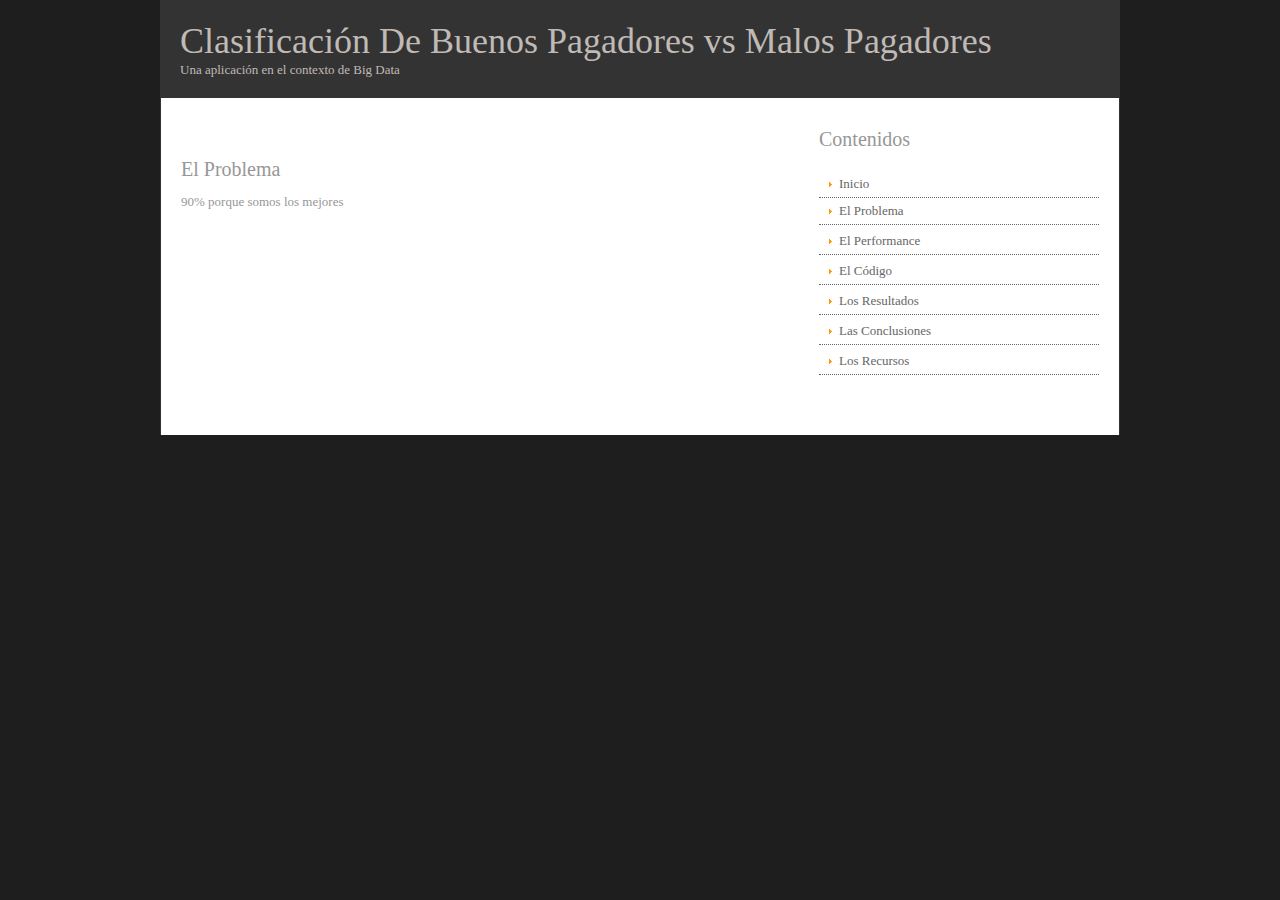
<file: basic-66/performance.html>
<!DOCTYPE html>
<html lang="en" dir="ltr">
<head>
<title>EL PROBLEMA</title>
<meta charset="UTF-8">
<link rel="stylesheet" href="styles/layout.css" type="text/css">
<!--[if lt IE 9]><script src="scripts/html5shiv.js"></script><![endif]-->
</head>
<body>
<header id="header" class="clear">
  <div id="hgroup">
    <h1><a href="#">Clasificación De Buenos Pagadores vs Malos Pagadores</a></h1>
    <h2>Una aplicación en el contexto de Big Data</h2>
  </div>
  <nav>
  </nav>
  <div class="clear"></div>
</header>
<!-- content -->
<div id="container">
  <!-- content body -->
  <div id="content">
    <!-- section 1 -->
    <section>
        
      <!-- La descripción del problema -->
    </section>
    <!-- section 2 -->
    <section id="services" class="last clear">
            <h2>El Problema</h2>
            <p>90% porque somos los mejores</p>
    </section>
  </div>
  <!-- right column -->
  <aside id="right_column">
    <h2 class="title">Contenidos</h2>
    <nav>
      <ul>
        <li class="last"><a href="index.html">Inicio</a></li>
        <li><a href ="problem.html">El Problema</a></li>
        <li><a>El Performance</a></li>
        <li><a href="code.html">El Código</a></li>
        <li><a href="results.html">Los Resultados</a></li>
        <li><a href="conclusions.html">Las Conclusiones</a></li>
        <li><a href="resources.html">Los Recursos</a ></li>
      </ul>
    </nav>
  </aside>
  <!-- / content body -->
  <div class="clear"></div>
</div>
</body>
</html>
</file>
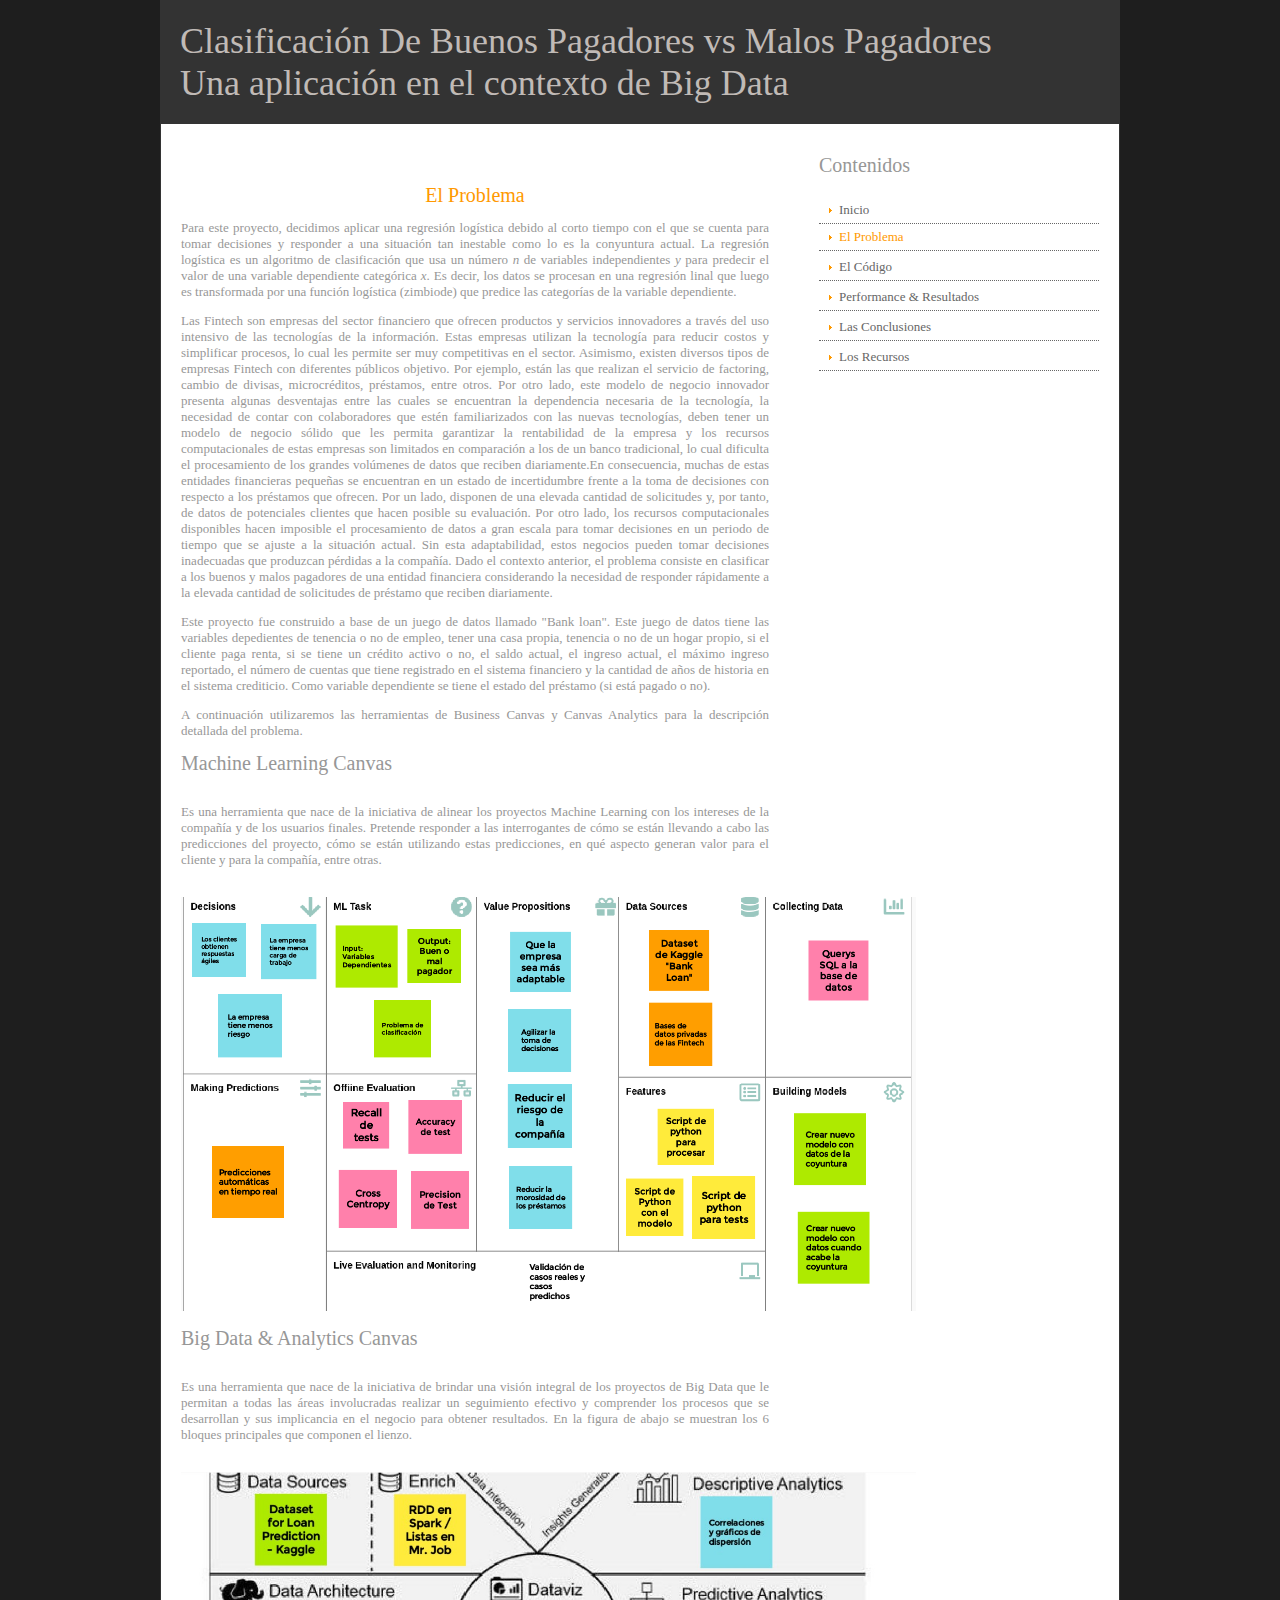
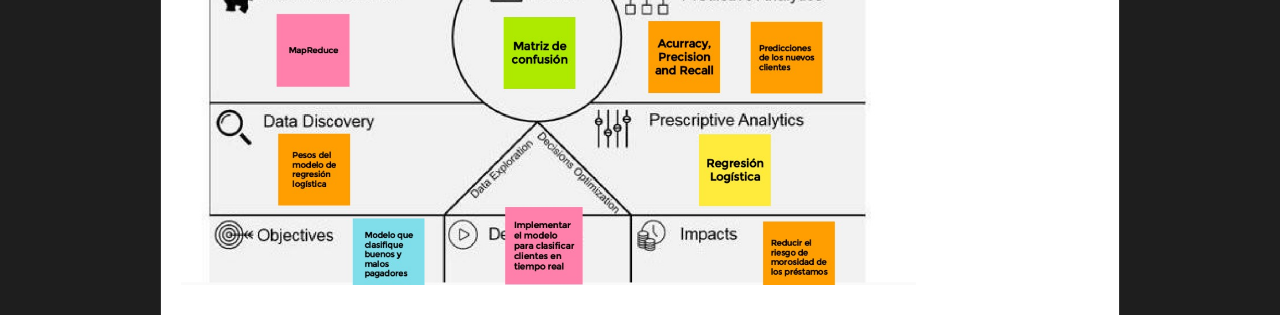
<file: basic-66/problem.html>
<!DOCTYPE html>
<html lang="en" dir="ltr">
<head>
<title>Pay Me Proyect</title>
<meta charset="UTF-8">
<link rel="stylesheet" href="styles/layout.css" type="text/css">
<!--[if lt IE 9]><script src="scripts/html5shiv.js"></script><![endif]-->
</head>
<body>
<header id="header" class="clear">
  <div id="hgroup">
    <h1><a href="#">Clasificación De Buenos Pagadores vs Malos Pagadores</a></h1>
    <h1>Una aplicación en el contexto de Big Data</h1>
  </div>
  <nav>
  </nav>
  <div class="clear"></div>
</header>
<!-- content -->
<div id="container">
  <!-- content body -->
  <div id="content">
    <!-- section 1 -->
    <section>
        
      <!-- La descripción del problema -->
    </section>
    <!-- section 2 -->
    <section id="services" class="last clear">
            <h1 style="text-align: center;color: #FF9900">El Problema</h2>
            <p style="text-align: justify">Para este proyecto, decidimos aplicar una regresión logística debido al corto tiempo con el que
              se cuenta para tomar decisiones y responder a una situación tan inestable como lo es la conyuntura
              actual. La regresión logística es un algoritmo de clasificación que usa un número <i>n</i> de
              variables independientes <i>y</i> para predecir el valor de una variable dependiente categórica 
              <i>x</i>. Es decir, los datos se procesan en una regresión linal que luego es transformada por una 
              función logística (zimbiode) que predice las categorías de la variable dependiente.</p>

              <p style="text-align: justify">Las Fintech son empresas del sector financiero que ofrecen productos
                 y servicios innovadores a través del uso intensivo de las tecnologías de la información. Estas 
                 empresas utilizan la tecnología para reducir costos y simplificar procesos, lo cual les permite
                 ser muy competitivas en el sector. Asimismo, existen diversos tipos de empresas Fintech con 
                 diferentes públicos objetivo. Por ejemplo, están las que realizan el servicio de factoring, cambio
                 de divisas, microcréditos, préstamos, entre otros. Por otro lado, este modelo de negocio innovador
                 presenta algunas desventajas entre las cuales se encuentran la dependencia necesaria de la 
                 tecnología, la necesidad de contar con colaboradores que estén familiarizados con las nuevas 
                 tecnologías, deben tener un modelo de negocio sólido que les permita garantizar la rentabilidad de
                 la empresa y los recursos computacionales de estas empresas son limitados en comparación a los de 
                 un banco tradicional, lo cual dificulta el procesamiento de los grandes volúmenes de datos que 
                 reciben diariamente.En consecuencia, muchas de estas entidades financieras pequeñas se encuentran 
                 en un estado de incertidumbre frente a la toma de decisiones con respecto a los préstamos que 
                 ofrecen. Por un lado, disponen de una elevada cantidad de solicitudes y, por tanto, de datos de
                 potenciales clientes que hacen posible su evaluación. Por otro lado, los recursos computacionales
                 disponibles hacen imposible el procesamiento de datos a gran escala para tomar decisiones en un
                 periodo de tiempo que se ajuste a la situación actual. Sin esta adaptabilidad, estos negocios
                 pueden tomar decisiones inadecuadas que produzcan pérdidas a la compañía. 

                Dado el contexto anterior, el problema consiste en clasificar a los buenos y malos pagadores
                de una entidad financiera considerando la necesidad de responder rápidamente a la elevada 
                cantidad de solicitudes de préstamo que reciben diariamente.
                </p>
                <p style="text-align: justify">Este proyecto fue construido a base de un juego de datos llamado
                "Bank loan". Este juego de datos tiene las variables depedientes de tenencia o no de empleo,
                tener una casa propia, tenencia o no de un hogar propio, si el cliente paga renta, si se tiene un
                crédito activo o no, el saldo actual, el ingreso actual, el máximo ingreso reportado, el número de 
                cuentas que tiene registrado en el sistema financiero y la cantidad de años de historia en el sistema
                crediticio. Como variable dependiente se tiene el estado del préstamo (si está pagado o no).  </p>
                <p style="text-align: justify">A continuación utilizaremos 
                  las herramientas de Business Canvas y Canvas Analytics para la descripción detallada del 
                  problema.</p>

                <h3>Machine Learning Canvas</h3>
                <br>
                <p style="text-align: justify">Es una herramienta que nace de la iniciativa de alinear los proyectos 
                Machine Learning con los intereses de la compañía y de los usuarios finales. Pretende responder a las
                interrogantes de cómo se están llevando a cabo las predicciones del proyecto, cómo se están utilizando 
                estas predicciones, en qué aspecto generan valor para el cliente y para la compañía, entre otras.</p>
                <br>
                <img src="images/ML.png" alt="el canvas de ML" width="125%">
                <br>
                <br>
                <h3>Big Data & Analytics  Canvas</h3>
                <br>
                <p style="text-align: justify">Es una herramienta que nace de la iniciativa de brindar una visión 
                  integral de los proyectos de Big Data que le permitan a todas las áreas involucradas realizar un
                   seguimiento efectivo y comprender los procesos que se desarrollan y sus implicancia en el negocio
                    para obtener resultados. En la figura de abajo se muestran los 6 bloques principales que componen
                     el lienzo.</p>
                <br>
                <img src="images/BDA.jpeg" alt="el canvas de BDA" width=125%>
    </section>
  </div>
  <!-- right column -->
  <aside id="right_column">
    <h2 class="title">Contenidos</h2>
    <nav>
      <ul>
        <li class="last"><a href="index.html">Inicio</a></li>
        <li><a style="color:#FF9900">El Problema</a></li>
        <li><a href="code.html">El Código</a></li>
        <li><a href="performance.html">Performance & Resultados</a></li>
        <li><a href="conclusions.html">Las Conclusiones</a></li>
        <li><a href="resources.html">Los Recursos</a ></li>
      </ul>
    </nav>
  </aside>
  <!-- / content body -->
  <div class="clear"></div>
</div>
</body>
</html>
</file>
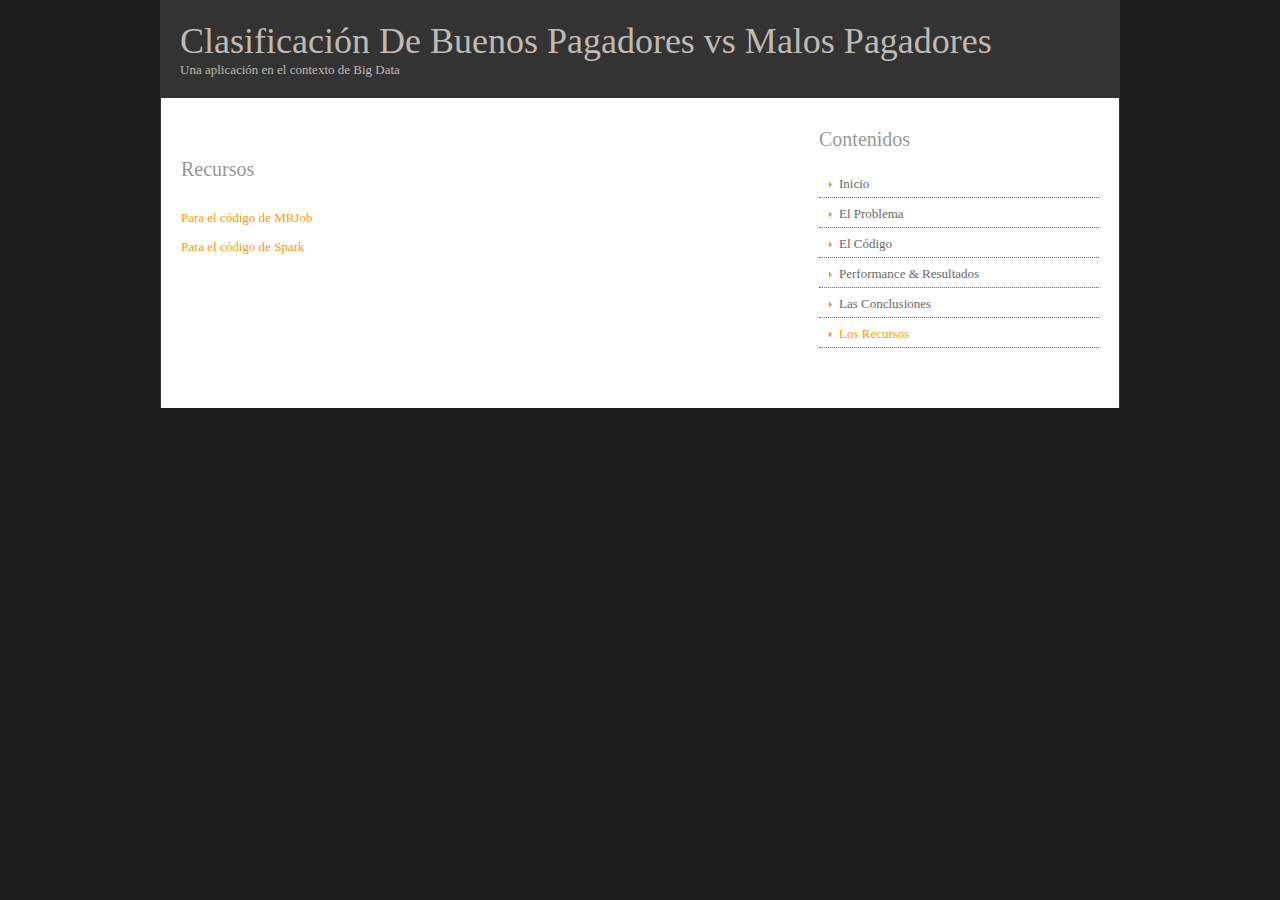
<file: basic-66/resources.html>
<!DOCTYPE html>
<html lang="en" dir="ltr">
<head>
<title>Pay me Project</title>
<meta charset="UTF-8">
<link rel="stylesheet" href="styles/layout.css" type="text/css">
<!--[if lt IE 9]><script src="scripts/html5shiv.js"></script><![endif]-->
</head>
<body>
<header id="header" class="clear">
  <div id="hgroup">
    <h1><a href="#">Clasificación De Buenos Pagadores vs Malos Pagadores</a></h1>
    <h2>Una aplicación en el contexto de Big Data</h2>
  </div>
  <nav>
  </nav>
  <div class="clear"></div>
</header>
<!-- content -->
<div id="container">
  <!-- content body -->
  <div id="content">
    <!-- section 1 -->
    <section>
        
      <!-- La descripción del problema -->
    </section>
    <!-- section 2 -->
    <section id="services" class="last clear">
            <h2>Recursos</h2>
            <br>
            <ul>
              <li>
                <p><a href="https://towardsdatascience.com/understanding-logistic-regression-step-by-step-704a78be7e0a">Para el código de MRJob</a></p>
                <p><a href="https://spark.apache.org/docs/2.2.0/mllib-evaluation-metrics.html">Para el código de Spark</a></p>
              </li>
          </ul>

    </section>
  </div>
  <!-- right column -->
  <aside id="right_column">
    <h2 class="title">Contenidos</h2>
    <nav>
      <ul>
        <li><a href="index.html">Inicio</a></li>
        <li><a href="problem.html">El Problema</a></li>
        <li><a href="code.html">El Código</a></li>
        <li><a href="performance.html">Performance & Resultados</a></li>
        <li><a href="conclusions.html">Las Conclusiones</a></li>
        <li><a style="color:#FF9900"> Los Recursos</a ></li>
      </ul>
    </nav>
  </aside>
  <!-- / content body -->
  <div class="clear"></div>
</div>
</body>
</html>
</file>
<file: css/default.css>
/*
=====================================================================
*   Ceevee v1.0 Default Stylesheet
*   url: styleshout.com
*   03-17-2014
=====================================================================

TOC:
a. Webfonts and Icon fonts
b. Reset
c. Default Styles
   1. Basic
   2. Typography
   3. Links
   4. Images
   5. Buttons
   6. Forms
d. Grid
e. Others
   1. Clearing
   2. Misc

=====================================================================  */

/* ------------------------------------------------------------------ */
/* a. Webfonts and Icon fonts
 ------------------------------------------------------------------ */

@import url("fonts.css");
@import url("fontello/css/fontello.css");
@import url("font-awesome/css/font-awesome.min.css");

/* ------------------------------------------------------------------
/* b. Reset
      Adapted from:
      Normalize.css - https://github.com/necolas/normalize.css/
      HTML5 Doctor Reset - html5doctor.com/html-5-reset-stylesheet/
/* ------------------------------------------------------------------ */

html, body, div, span, object, iframe,
h1, h2, h3, h4, h5, h6, p, blockquote, pre,
abbr, address, cite, code,
del, dfn, em, img, ins, kbd, q, samp,
small, strong, sub, sup, var,
b, i,
dl, dt, dd, ol, ul, li,
fieldset, form, label, legend,
table, caption, tbody, tfoot, thead, tr, th, td,
article, aside, canvas, details, figcaption, figure,
footer, header, hgroup, menu, nav, section, summary,
time, mark, audio, video {
   margin: 0;
   padding: 0;
   border: 0;
   outline: 0;
   font-size: 100%;
   vertical-align: baseline;
   background: transparent;
}

article,aside,details,figcaption,figure,
footer,header,hgroup,menu,nav,section {
   display: block;
}

audio,
canvas,
video {
   display: inline-block;
}

audio:not([controls]) {
   display: none;
   height: 0;
}

[hidden] { display: none; }

code, kbd, pre, samp {
   font-family: monospace, serif;
   font-size: 1em;
}

pre {
   white-space: pre;
   white-space: pre-wrap;
   word-wrap: break-word;
}

blockquote, q { quotes: &#8220 &#8220; }

blockquote:before, blockquote:after,
q:before, q:after {
   content: '';
   content: none;
}

ins {
   background-color: #ff9;
   color: #222D3F;
   text-decoration: none;
}

mark {
   background-color: #A7F4F6;
   color: #555;
}

del { text-decoration: line-through; }

abbr[title], dfn[title] {
   border-bottom: 1px dotted;
   cursor: help;
}

table {
   border-collapse: collapse;
   border-spacing: 0;
}


/* ------------------------------------------------------------------ */
/* c. Default and Basic Styles
      Adapted from:
      Skeleton CSS Framework - http://www.getskeleton.com/
      Typeplate Typographic Starter Kit - http://typeplate.com/
/* ------------------------------------------------------------------ */

/*  1. Basic  ------------------------------------------------------- */

*,
*:before,
*:after {
   -moz-box-sizing: border-box;
   -webkit-box-sizing: border-box;
   box-sizing: border-box;
}

html {
   font-size: 62.5%;
   -webkit-font-smoothing: antialiased;
}

body {
   background: #fff;
   font-family: 'opensans-regular', sans-serif;
   font-weight: normal;
   font-size: 15px;
   line-height: 30px;
	color: #838C95;

   -webkit-font-smoothing: antialiased; /* Fix for webkit rendering */
	-webkit-text-size-adjust: 100%;
}

/*  2. Typography
       Vertical rhythm with leading derived from 6
--------------------------------------------------------------------- */

h1, h2, h3, h4, h5, h6 {
   color: #000000;
	font-family: 'opensans-bold', sans-serif;
   font-weight: normal;
}
h1 a, h2 a, h3 a, h4 a, h5 a, h6 a { font-weight: inherit; }
h1 { font-size: 38px; line-height: 42px; margin-bottom: 12px; letter-spacing: -1px; }
h2 { font-size: 28px; line-height: 36px; margin-bottom: 6px; }
h3 { font-size: 22px; line-height: 30px; margin-bottom: 12px; }
h4 { font-size: 20px; line-height: 30px; margin-bottom: 6px; }
h5 { font-size: 18px; line-height: 30px; }
h6 { font-size: 14px; line-height: 30px; }
.subheader { }

p { margin: 0 0 30px 0; }
p img { margin: 0; }
p.lead {
   font: 19px/36px 'opensans-light', sans-serif;
   margin-bottom: 18px;
}

/* for 'em' and 'strong' tags, font-size and line-height should be same with
the body tag due to rendering problems in some browsers */
em { font: 15px/30px 'opensans-italic', sans-serif; }
strong, b { font: 15px/30px 'opensans-bold', sans-serif; }
small { font-size: 11px; line-height: inherit; }

/*	Blockquotes */
blockquote {
   margin: 30px 0px;
   padding-left: 40px;
   position: relative;
}
blockquote:before {
   content: "\201C";
   opacity: 0.45;
   font-size: 80px;
   line-height: 0px;
   margin: 0;
   font-family: arial, sans-serif;

   position: absolute;
   top:  30px;
	left: 0;
}
blockquote p {
   font-family: 'librebaskerville-italic', serif;
   padding: 0;
   font-size: 18px;
   line-height: 36px;
}
blockquote cite {
   display: block;
   font-size: 12px;
   font-style: normal;
   line-height: 18px;
}
blockquote cite:before { content: "\2014 \0020"; }
blockquote cite a,
blockquote cite a:visited { color: #8B9798; border: none }

/* ---------------------------------------------------------------------
/*  Pull Quotes Markup
/*
    <aside class="pull-quote">
		<blockquote>
			<p></p>
		</blockquote>
	 </aside>
/*
/* --------------------------------------------------------------------- */
.pull-quote {
   position: relative;
	padding: 18px 30px 18px 0px;
}
.pull-quote:before,
.pull-quote:after {
	height: 1em;
	opacity: 0.45;
	position: absolute;
	font-size: 80px;
   font-family: Arial, Sans-Serif;
}
.pull-quote:before {
	content: "\201C";
	top:  33px;
	left: 0;
}
.pull-quote:after {
	content: '\201D';
	bottom: -33px;
	right: 0;
}
.pull-quote blockquote {
   margin: 0;
}
.pull-quote blockquote:before {
   content: none;
}

/* Abbreviations */
abbr {
   font-family: 'opensans-bold', sans-serif;
	font-variant: small-caps;
	text-transform: lowercase;
   letter-spacing: .5px;
	color: gray;
}
abbr:hover { cursor: help; }

/* drop cap */
.drop-cap:first-letter {
	float: left;
	margin: 0;
	padding: 14px 6px 0 0;
	font-size: 84px;
	font-family: /* Copperplate */ 'opensans-bold', sans-serif;
   line-height: 60px;
	text-indent: 0;
	background: transparent;
	color: inherit;
}

hr { border: solid #E3E3E3; border-width: 1px 0 0; clear: both; margin: 11px 0 30px; height: 0; }


/*  3. Links  ------------------------------------------------------- */

a, a:visited {
   text-decoration: none;
   outline: 0;
   color: #F2CC8F;

   -webkit-transition: color .3s ease-in-out;
   -moz-transition: color .3s ease-in-out;
   -o-transition: color .3s ease-in-out;
   transition: color .3s ease-in-out;
}
a:hover, a:focus { color: #313131; }
p a, p a:visited { line-height: inherit; }


/*  4. List  --------------------------------------------------------- */

ul, ol { margin-bottom: 24px; margin-top: 12px; }
ul { list-style: none outside; }
ol { list-style: decimal; }
ol, ul.square, ul.circle, ul.disc { margin-left: 30px; }
ul.square { list-style: square outside; }
ul.circle { list-style: circle outside; }
ul.disc { list-style: disc outside; }
ul ul, ul ol,
ol ol, ol ul { margin: 6px 0 6px 30px; }
ul ul li, ul ol li,
ol ol li, ol ul li { margin-bottom: 6px; }
li { line-height: 18px; margin-bottom: 12px; }
ul.large li { }
li p { }

/* ---------------------------------------------------------------------
/*  Stats Tab Markup

    <ul class="stats-tabs">
		<li><a href="#">[value]<b>[name]</b></a></li>
	 </ul>

    Extend this object into your markup.
/*
/* --------------------------------------------------------------------- */
.stats-tabs {
   padding: 0;
   margin: 24px 0;
}
.stats-tabs li {
	display: inline-block;
	margin: 0 10px 18px 0;
	padding: 0 10px 0 0;
	border-right: 1px solid #ccc;
}
.stats-tabs li:last-child {
	margin: 0;
	padding: 0;
	border: none;
}
.stats-tabs li a {
	display: inline-block;
	font-size: 22px;
	font-family: 'opensans-bold', sans-serif;
   border: none;
   color: #313131;
}
.stats-tabs li a:hover {
   color:#11ABB0;
}
.stats-tabs li a b {
	display: block;
	margin: 6px 0 0 0;
	font-size: 13px;
	font-family: 'opensans-regular', sans-serif;
   color: #8B9798;
}

/* definition list */
dl { margin: 12px 0; }
dt { margin: 0; color:#11ABB0; }
dd { margin: 0 0 0 20px; }

/* Lining Definition Style Markup */
.lining dt,
.lining dd {
	display: inline;
	margin: 0;
}
.lining dt + dt:before,
.lining dd + dt:before {
	content: "\A";
	white-space: pre;
}
.lining dd + dd:before {
	content: ", ";
}
.lining dd:before {
	content: ": ";
	margin-left: -0.2em;
}

/* Dictionary Definition Style Markup */
.dictionary-style dt {
	display: inline;
	counter-reset: definitions;
}
.dictionary-style dt + dt:before {
	content: ", ";
	margin-left: -0.2em;
}
.dictionary-style dd {
	display: block;
	counter-increment: definitions;
}
.dictionary-style dd:before {
	content: counter(definitions, decimal) ". ";
}

/* Pagination */
.pagination {
   margin: 36px auto;
   text-align: center;
}
.pagination ul li {
   display: inline-block;
   margin: 0;
   padding: 0;
}
.pagination .page-numbers {
   font: 15px/18px 'opensans-bold', sans-serif;
   display: inline-block;
   padding: 6px 10px;
   margin-right: 3px;
   margin-bottom: 6px;
	color: #6E757C;
	background-color: #E6E8EB;

	-webkit-transition: all 200ms ease-in-out;
	-moz-transition: all 200ms ease-in-out;
	-o-transition: all 200ms ease-in-out;
	-ms-transition: all 200ms ease-in-out;
	transition: all 200ms ease-in-out;

   -moz-border-radius: 3px;
   -webkit-border-radius: 3px;
   -khtml-border-radius: 3px;
	border-radius: 3px;
}
.pagination .page-numbers:hover {
   background: #838A91;
   color: #fff;
}
.pagination .current,
.pagination .current:hover {
   background-color: #11ABB0;
   color: #fff;
}
.pagination .inactive,
.pagination .inactive:hover {
   background-color: #E6E8EB;
	color: #A9ADB2;
}
.pagination .prev, .pagination .next {}

/*  5. Images  --------------------------------------------------------- */

img {
   max-width: 100%;
   height: auto;
}
img.pull-right { margin: 12px 0px 0px 18px; }
img.pull-left { margin: 12px 18px 0px 0px; }

/*  6. Buttons  --------------------------------------------------------- */

.button,
.button:visited,
button,
input[type="submit"],
input[type="reset"],
input[type="button"] {
   font: 16px/30px 'opensans-bold', sans-serif;
   background: #F2CC8F;
   display: inline-block;
	text-decoration: none;
   letter-spacing: 0;
   color: #fff;
	padding: 12px 20px;
	margin-bottom: 18px;
   border: none;
   cursor: pointer;
   height: auto;

   -webkit-transition: all .2s ease-in-out;
	-moz-transition: all .2s ease-in-out;
	-o-transition: all .2s ease-in-out;
	-ms-transition: all .2s ease-in-out;
	transition: all .2s ease-in-out;

   -moz-border-radius: 3px;
   -webkit-border-radius: 3px;
   -khtml-border-radius: 3px;
   border-radius: 3px;
}

.button:hover,
button:hover,
input[type="submit"]:hover,
input[type="reset"]:hover,
input[type="button"]:hover {
   background: #3d4145;
   color: #fff;
}

.button:active,
button:active,
input[type="submit"]:active,
input[type="reset"]:active,
input[type="button"]:active {
   background: #3d4145;
   color: #fff;
}

.button.full-width,
button.full-width,
input[type="submit"].full-width,
input[type="reset"].full-width,
input[type="button"].full-width {
	width: 100%;
	padding-left: 0 !important;
	padding-right: 0 !important;
	text-align: center;
}

/* Fix for odd Mozilla border & padding issues */
button::-moz-focus-inner,
input::-moz-focus-inner {
    border: 0;
    padding: 0;
}


/*  7. Forms  --------------------------------------------------------- */

form { margin-bottom: 24px; }
fieldset { margin-bottom: 24px; }

input[type="text"],
input[type="password"],
input[type="email"],
textarea,
select {
   display: block;
   padding: 18px 15px;
   margin: 0 0 24px 0;
   border: 0;
   outline: none;
   vertical-align: middle;
   min-width: 225px;
	max-width: 100%;
   font-size: 15px;
   line-height: 24px;
	color: #647373;
	background: #D3D9D9;

}

/* select { padding: 0;
   width: 220px;
   } */

input[type="text"]:focus,
input[type="password"]:focus,
input[type="email"]:focus,
textarea:focus {
   color: #B3B7BC;
	background-color: #3d4145;
}

textarea { min-height: 220px; }

label,
legend {
   font: 16px/24px 'opensans-bold', sans-serif;
	margin: 12px 0;
   color: #3d4145;
   display: block;
}
label span,
legend span {
	color: #8B9798;
   font: 14px/24px 'opensans-regular', sans-serif;
}

input[type="checkbox"],
input[type="radio"] {
    font-size: 15px;
    color: #737373;
}

input[type="checkbox"] { display: inline; }

/* ------------------------------------------------------------------ */
/* d. Grid
---------------------------------------------------------------------
   gutter = 40px.
/* ------------------------------------------------------------------ */

/* default
--------------------------------------------------------------- */
.row {
   width: 96%;
   max-width: 1020px;
   margin: 0 auto;
}
/* fixed width for IE8 */
.ie .row { width: 1000px ; }

.narrow .row { max-width: 980px; }

.row .row { width: auto; max-width: none; margin: 0 -20px; }

/* row clearing */
.row:before,
.row:after {
    content: " ";
    display: table;
}
.row:after {
    clear: both;
}

.column, .columns {
   position: relative;
   padding: 0 20px;
   min-height: 1px;
   float: left;
}
.column.centered, .columns.centered  {
    float: none;
    margin: 0 auto;
}

/* removed gutters */
.row.collapsed > .column,
.row.collapsed > .columns,
.column.collapsed, .columns.collapsed  { padding: 0; }

[class*="column"] + [class*="column"]:last-child { float: right; }
[class*="column"] + [class*="column"].end { float: right; }

/* column widths */
.row .one         { width: 8.33333%; }
.row .two         { width: 16.66667%; }
.row .three       { width: 25%; }
.row .four        { width: 33.33333%; }
.row .five        { width: 41.66667%; }
.row .six         { width: 50%; }
.row .seven       { width: 58.33333%; }
.row .eight       { width: 66.66667%; }
.row .nine        { width: 75%; }
.row .ten         { width: 83.33333%; }
.row .eleven      { width: 91.66667%; }
.row .twelve      { width: 100%; }

/* Offsets */
.row .offset-1    { margin-left: 8.33333%; }
.row .offset-2    { margin-left: 16.66667%; }
.row .offset-3    { margin-left: 25%; }
.row .offset-4    { margin-left: 33.33333%; }
.row .offset-5    { margin-left: 41.66667%; }
.row .offset-6    { margin-left: 50%; }
.row .offset-7    { margin-left: 58.33333%; }
.row .offset-8    { margin-left: 66.66667%; }
.row .offset-9    { margin-left: 75%; }
.row .offset-10   { margin-left: 83.33333%; }
.row .offset-11   { margin-left: 91.66667%; }

/* Push/Pull */
.row .push-1      { left: 8.33333%; }
.row .pull-1      { right: 8.33333%; }
.row .push-2      { left: 16.66667%; 	}
.row .pull-2      { right: 16.66667%; }
.row .push-3      { left: 25%; }
.row .pull-3      { right: 25%;	}
.row .push-4      { left: 33.33333%; }
.row .pull-4      { right: 33.33333%; }
.row .push-5      { left: 41.66667%; }
.row .pull-5      { right: 41.66667%; }
.row .push-6      { left: 50%; }
.row .pull-6      { right: 50%; }
.row .push-7      { left: 58.33333%; }
.row .pull-7      { right: 58.33333%; }
.row .push-8      { left: 66.66667%; 	}
.row .pull-8      { right: 66.66667%; }
.row .push-9      { left: 75%; }
.row .pull-9      { right: 75%; }
.row .push-10     { left: 83.33333%; }
.row .pull-10     { right: 83.33333%; }
.row .push-11     { left: 91.66667%; }
.row .pull-11     { right: 91.66667%; }

/* block grids
--------------------------------------------------------------------- */
.bgrid-sixths [class*="column"]   { width: 16.66667%; }
.bgrid-quarters [class*="column"] { width: 25%; }
.bgrid-thirds [class*="column"]   { width: 33.33333%; }
.bgrid-halves [class*="column"]   { width: 50%; }

[class*="bgrid"] [class*="column"] + [class*="column"]:last-child { float: left; }

/* Left clearing for block grid columns - columns that changes width in
different screen sizes. Allows columns with different heights to align
properly.
--------------------------------------------------------------------- */
.first { clear: left; }   /* first column in default screen */
.s-first { clear: none; } /* first column in smaller screens */

/* smaller screens
--------------------------------------------------------------- */
@media only screen and (max-width: 900px) {

   /* block grids on small screens */
   .s-bgrid-sixths [class*="column"]   { width: 16.66667%; }
   .s-bgrid-quarters [class*="column"] { width: 25%; }
   .s-bgrid-thirds [class*="column"]   { width: 33.33333%; }
   .s-bgrid-halves [class*="column"]   { width: 50%; }

   /* block grids left clearing */
   .first { clear: none; }
   .s-first { clear: left; }

}

/* mobile wide/smaller tablets
--------------------------------------------------------------- */
@media only screen and (max-width: 767px) {

   .row {
	   width: 460px;
	   margin: 0 auto;
      padding: 0;
	}
   .column, .columns {
	   width: auto !important;
	   float: none;
	   margin-left: 0;
	   margin-right: 0;
      padding: 0 30px;
   }
   .row .row { width: auto; max-width: none; margin: 0 -30px; }

   [class*="column"] + [class*="column"]:last-child { float: none; }
   [class*="bgrid"] [class*="column"] + [class*="column"]:last-child { float: none; }

   /* Offsets */
   .row .offset-1    { margin-left: 0%; }
   .row .offset-2    { margin-left: 0%; }
   .row .offset-3    { margin-left: 0%; }
   .row .offset-4    { margin-left: 0%; }
   .row .offset-5    { margin-left: 0%; }
   .row .offset-6    { margin-left: 0%; }
   .row .offset-7    { margin-left: 0%; }
   .row .offset-8    { margin-left: 0%; }
   .row .offset-9    { margin-left: 0%; }
   .row .offset-10   { margin-left: 0%; }
   .row .offset-11   { margin-left: 0%; }
}

/* mobile narrow
--------------------------------------------------------------- */
@media only screen and (max-width: 460px) {

   .row { width: auto; }

}

/* larger screens
--------------------------------------------------------------- */
@media screen and (min-width: 1200px) {

   .wide .row { max-width: 1180px; }

}

/* ------------------------------------------------------------------ */
/* e. Others
/* ------------------------------------------------------------------ */

/*  1. Clearing
    (http://nicolasgallagher.com/micro-clearfix-hack/
--------------------------------------------------------------------- */

.cf:before,
.cf:after {
    content: " ";
    display: table;
}
.cf:after {
    clear: both;
}

/*  2. Misc -------------------------------------------------------- */

.remove-bottom { margin-bottom: 0 !important; }
.half-bottom { margin-bottom: 12px !important; }
.add-bottom { margin-bottom: 24px !important; }
.no-border { border: none; }

.text-center  { text-align: center !important; }
.text-left    { text-align: left !important; }
.text-right   { text-align: right !important; }
.pull-left    { float: left !important; }
.pull-right   { float: right !important; }
.align-center {
	margin-left: auto !important;
	margin-right: auto !important;
	text-align: center !important;
}
</file>
<file: css/layout.css>
/*
=====================================================================
*   Ceevee v1.0 Layout Stylesheet
*   url: styleshout.com
*   03-18-2014
=====================================================================

   TOC:
   a. General Styles
   b. Header Styles
   c. About Section
   d. Resume Section
   e. Portfolio Section
   f. Call To Action Section
   g. Testimonials Section
   h. Contact Section
   i. Footer

===================================================================== */

/* ------------------------------------------------------------------ */
/* a. General Styles
/* ------------------------------------------------------------------ */

body { background: #313349; }

/* ------------------------------------------------------------------ */
/* b. Header Styles
/* ------------------------------------------------------------------ */

header {
   position: relative;
   height: 800px;
   min-height: 500px;
   width: 100%;
   background: rgba(0, 0, 0, 1) url(../images/header-background.jpg) no-repeat top center;
   background-size: cover !important;
   -webkit-background-size: cover !important;
   text-align: center;
   overflow: hidden;
}

/* vertically center banner section */
header:before {
   content: '';
   display: inline-block;
   vertical-align: middle;
   height: 100%;
}
header .banner {
   display: inline-block;
   vertical-align: middle;
   margin: 0 auto;
   width: 85%;
   padding-bottom: 30px;
   text-align: center;
}

header .banner-text { width: 100%; }
header .banner-text h1 {
   font: 90px/1.1em 'librebaskerville-regular', sans-serif;
   color: #F2CC8F;
   letter-spacing: -2px;
   margin: 0 auto 18px auto;
   text-shadow: 0px 1px 3px rgba(0, 0, 0, .8);
}
header .banner-text h3 {
   font: 18px/1.9em 'librebaskerville-regular', serif;
   font-weight: bolder;
   color : #F4F1DE;
   margin: 0 auto;
   width: 60%;
   text-shadow: 0px 1px 2px rgba(0, 0, 0, .5);
}
header .banner-text h3 span,
header .banner-text h3 a {
   color: #F2CC8F;
}
header .banner-text hr {
   width: 80%;
   margin: 24px auto 60px auto;
   border-color: #2F2D2E;
   border-color: rgba(150, 150, 150, .1);
}

/* header social links */
header .social {
   margin: 24px 0;
   padding: 0;
   font-size: 30px;
   text-shadow: 0px 1px 2px rgba(0, 0, 0, .8);
}
header .social li {
   display: inline-block;
   margin: 0 15px;
   padding: 0;
}
header .social li a { color : #F4F1DE; }
header .social li a:hover { color: #F2CC8F; }

/* scrolldown link */
header .scrolldown a {
   position: absolute;
   bottom: 30px;
   left: 50%;
   margin-left: -29px;
   color : #F4F1DE;
   display: block;
   height: 42px;
   width: 42px;
   font-size: 42px;
   line-height: 42px;
   color : #F4F1DE;
   border-radius: 100%;

   -webkit-transition: all .3s ease-in-out;
   -moz-transition: all .3s ease-in-out;
   -o-transition: all .3s ease-in-out;
   transition: all .3s ease-in-out;
}
header .scrolldown a:hover { color: #F2CC8F};

/* primary navigation
--------------------------------------------------------------------- */
#nav-wrap ul, #nav-wrap li, #nav-wrap a {
	 margin: 0;
	 padding: 0;
	 border: none;
	 outline: none;
}

/* nav-wrap */
#nav-wrap {
   font: 12px 'opensans-bold', sans-serif;
   width: 100%;
   text-transform: uppercase;
   letter-spacing: 2.5px;
   margin: 0 auto;
   z-index: 100;
   position: fixed;
   left: 0;
   top: 0;
}
.opaque { background-color: #313349; }

/* hide toggle button */
#nav-wrap > a.mobile-btn { display: none; }

ul#nav {
   min-height: 20px;
   width: auto;

   /* center align the menu */
   text-align: center;
}
ul#nav li {
   position: relative;
   list-style: none;
   height: 20px;
   display: inline-block;
}

/* Links */
ul#nav li a {

/* 8px padding top + 8px padding bottom + 32px line-height = 48px */

   display: inline-block;
   padding: 8px 13px;
   line-height: 32px;
	text-decoration: none;
   text-align: left;
   color : #F4F1DE;

	-webkit-transition: color .2s ease-in-out;
	-moz-transition: color .2s ease-in-out;
	-o-transition: color .2s ease-in-out;
	-ms-transition: color .2s ease-in-out;
	transition: color .2s ease-in-out;
}

ul#nav li a:active { background-color: transparent !important; }
ul#nav li.current a { color: #F2CC8F; }


/* ------------------------------------------------------------------ */
/* c. About Section
/* ------------------------------------------------------------------ */

#about {
   background: #2C4251;
   padding-top: 96px;
   padding-bottom: 66px;
   overflow: hidden;
}

#about a, #about a:visited  { color : #F4F1DE; }
#about a:hover, #about a:focus { color:#F2CC8F ; }

#about h2 {
   font: 22px/30px 'opensans-bold', sans-serif;
   color : #F4F1DE;
   margin-bottom: 12px;
}
#about p {
   line-height: 30px;
   color: #F4F1DE;
   text-align : justify;
}
#about .profile-pic {
   position: relative;
   width: 120px;
   height: 120px;
   border-radius: 100%;
}
#about .contact-details { width: 41.66667%; }
#about .download {
   width: 58.33333%;
   padding-top: 6px;
}
#about .main-col { padding-right: 5%; }
#about .download .button {
   margin-top: 6px;
   background: #782D48;
}
#about .download .button:hover {
   background: #F4F1DE;
   color: #2C4251;
}
#about .download .button i {
   margin-right: 15px;
   font-size: 20px;
}

/* ------------------------------------------------------------------ */
/* e. Portfolio Section
/* ------------------------------------------------------------------ */

#portfolio {
   background: #ebeeee;
   padding-top: 90px;
   padding-bottom: 60px;
}
#portfolio h1 {
   font: 15px/24px 'opensans-semibold', sans-serif;
   text-transform: uppercase;
   letter-spacing: 1px;
   text-align: center;
   margin-bottom: 48px;
   color: #95A3A3;
}

/* Portfolio Content */
#portfolio-wrapper .columns { margin-bottom: 36px; }
.portfolio-item .item-wrap {
   background: #fff;
   overflow: hidden;
   position: relative;

   -webkit-transition: all 0.3s ease-in-out;
	-moz-transition: all 0.3s ease-in-out;
	-o-transition: all 0.3s ease-in-out;
	-ms-transition: all 0.3s ease-in-out;
	transition: all 0.3s ease-in-out;
}
.portfolio-item .item-wrap a {
   display: block;
   cursor: pointer;
}

/* overlay */
.portfolio-item .item-wrap .overlay {
   position: absolute;
   left: 0;
   top: 0;
   width: 100%;
   height: 100%;

	opacity: 0;
	-moz-opacity: 0;
	filter:alpha(opacity=0);

   -webkit-transition: opacity 0.3s ease-in-out;
	-moz-transition: opacity 0.3s ease-in-out;
	-o-transition: opacity 0.3s ease-in-out;
	transition: opacity 0.3s ease-in-out;

   background: url(../images/overlay-bg.png) repeat;
}
.portfolio-item .item-wrap .link-icon {
   display: block;
   color: #fff;
   height: 30px;
   width: 30px;
   font-size: 18px;
   line-height: 30px;
   text-align: center;

   opacity: 0;
	-moz-opacity: 0;
	filter:alpha(opacity=0);

   -webkit-transition: opacity 0.3s ease-in-out;
	-moz-transition: opacity 0.3s ease-in-out;
	-o-transition: opacity 0.3s ease-in-out;
	transition: opacity 0.3s ease-in-out;

   position: absolute;
   top: 50%;
   left: 50%;
   margin-left: -15px;
   margin-top: -15px;
}
.portfolio-item .item-wrap img {
   vertical-align: bottom;
}
.portfolio-item .portfolio-item-meta { padding: 18px }
.portfolio-item .portfolio-item-meta h5 {
   font: 14px/21px 'opensans-bold', sans-serif;
   color: #fff;
}
.portfolio-item .portfolio-item-meta p {
   font: 12px/18px 'opensans-light', sans-serif;
   color: #c6c7c7;
   margin-bottom: 0;
}

/* on hover */
.portfolio-item:hover .overlay {
	opacity: 1;
	-moz-opacity: 1;
	filter:alpha(opacity=100);
}
.portfolio-item:hover .link-icon {
   opacity: 1;
	-moz-opacity: 1;
	filter:alpha(opacity=100);
}

/* popup modal */
.popup-modal {
	max-width: 550px;
	background: #fff;
	position: relative;
	margin: 0 auto;
}
.popup-modal .description-box { padding: 12px 36px 18px 36px; }
.popup-modal .description-box h4 {
   font: 15px/24px 'opensans-bold', sans-serif;
	margin-bottom: 12px;
   color: #111;
}
.popup-modal .description-box p {
	font: 14px/24px 'opensans-regular', sans-serif;
   color: #A1A1A1;
   margin-bottom: 12px;
}
.popup-modal .description-box .categories {
   font: 11px/21px 'opensans-light', sans-serif;
   color: #A1A1A1;
   text-transform: uppercase;
   letter-spacing: 2px;
   display: block;
   text-align: left;
}
.popup-modal .description-box .categories i {
   margin-right: 8px;
}
.popup-modal .link-box {
   padding: 18px 36px;
   background: #111;
   text-align: center;
}
.popup-modal .link-box a {
   color: #fff;
	font: 11px/21px 'opensans-bold', sans-serif;
	text-transform: uppercase;
   letter-spacing: 3px;
   margin-inline: 9px;
   cursor: pointer;
}
.popup-modal a:hover {	color: #CC7E85 }
.popup-modal a.popup-modal-dismiss { margin-left: 24px; }


/* fadein/fadeout effect for modal popup
/* ------------------------------------------------------------------ */

/* content at start */
.mfp-fade.mfp-wrap .mfp-content .popup-modal {
   opacity: 0;
   -webkit-transition: all 200ms ease-in-out;
	-moz-transition: all 200ms ease-in-out;
	-o-transition: all 200ms ease-in-out;
	-ms-transition: all 200ms ease-in-out;
   transition: all 200ms ease-in-out;
}
/* content fadein */
.mfp-fade.mfp-wrap.mfp-ready .mfp-content .popup-modal {
   opacity: 1;
}
/* content fadeout */
.mfp-fade.mfp-wrap.mfp-removing .mfp-content .popup-modal {
   opacity: 0;
}

/* ------------------------------------------------------------------ */
/* i. Footer
/* ------------------------------------------------------------------ */

footer {
   padding-top: 48px;
   margin-bottom: 48px;
   color: #E58E76;
   font-size: 14px;
   text-align: center;
   position: relative;
   background-color: #313349;
}

footer a, footer a:visited { color: #fff; }
footer a:hover, footer a:focus { color: #F2CC8F; }

/* copyright */
footer .copyright {
    margin: 0;
    padding: 0;
 }
footer .copyright li {
    display: inline-block;
    margin: 0;
    padding: 0;
    line-height: 24px;
}
.ie footer .copyright li {
   display: inline;
}
footer .copyright li:before {
    content: "\2022";
    padding-left: 10px;
    padding-right: 10px;
    color: #F2CC8F;
}
footer .copyright  li:first-child:before {
    display: none;
}

/* social links */
footer .social-links {
   margin: 18px 0 30px 0;
   padding: 0;
   font-size: 30px;
}
footer .social-links li {
    display: inline-block;
    margin: 0;
    padding: 0;
    margin-left: 42px;
    color: #313349;
}

footer .social-links li:first-child { margin-left: 0; }

/* Go To Top Button */
#go-top {
	position: absolute;
	top: -24px;
   left: 50%;
   margin-left: -30px;
}
#go-top a {
	text-decoration: none;
	border: 0 none;
	display: block;
	width: 60px;
	height: 60px;
	background-color: #fff;

	-webkit-transition: all 0.2s ease-in-out;
   -moz-transition: all 0.2s ease-in-out;
   -o-transition: all 0.2s ease-in-out;
   -ms-transition: all 0.2s ease-in-out;
   transition: all 0.2s ease-in-out;

   color: #313349;
   font-size: 21px;
   line-height: 60px;
 	border-radius: 100%;
}
#go-top a:hover { background-color: #F2CC8F; }
</file>
<file: css/media-queries.css>
/* ==================================================================

*   Ceevee Media Queries
*   url: styleshout.com
*   03-18-2014

/* ================================================================== */


/* screenwidth less than 1024px
--------------------------------------------------------------------- */
@media only screen and (max-width: 1024px) {

    /* header styles
   ------------------------------------------------------------------ */
   header .banner-text h1 {
      font: 80px/1.1em 'opensans-bold', sans-serif;
      letter-spacing: -1px;
      margin: 0 auto 12px auto;
   }

}

/* screenwidth less than 900px
--------------------------------------------------------------------- */
@media only screen and (max-width: 900px) {

    /* header styles
   ------------------------------------------------------------------ */
   header .banner { padding-bottom: 12px; }
   header .banner-text h1 {
      font: 78px/1.1em 'opensans-bold', sans-serif;
      letter-spacing: -1px;      
   }
   header .banner-text h3 {
      font: 17px/1.9em 'librebaskerville-regular', serif;
      width: 80%;
   }
   header .banner-text hr {
      width: 65%;
      margin: 12px auto;
   }
   /* nav-wrap */
   #nav-wrap {
      font: 11px 'opensans-bold', sans-serif;
      letter-spacing: 1.5px;
   }


   /* About Section
   ------------------------------------------------------------------- */
   #about .profile-pic {
      width: 114px;
      height: 114px;
      margin-left: 12px;
   }
   #about .contact-details { width: 50%; }
   #about .download { width: 50%; }

   /* Resume Section
   ------------------------------------------------------------------- */
   #resume h1 { font: 16px/24px 'opensans-bold', sans-serif; }
   #resume .main-col { padding-right: 5%; }   

   /* Testimonials Section
   ------------------------------------------------------------------- */
   #testimonials .header-col h1:before {
      font-size: 66px;
      line-height: 66px;
   }
   #testimonials blockquote p {
      font-size: 22px;
      line-height: 46px;      
   }

    /* Call to Action Section
   ------------------------------------------------------------------- */
   #call-to-action .header-col h1:before {
      font-size: 66px;
      line-height: 66px;
   }

   /* Contact Section
   ------------------------------------------------------------------- */
   #contact .section-head { margin-bottom: 30px; }
   #contact .header-col h1:before {
      font-size: 66px;
      line-height: 66px;
   }
   #contact .section-head p.lead { font: 17px/33px opensans-light, sans-serif; }


}

/* mobile wide/smaller tablets
---------------------------------------------------------------------- */

@media only screen and (max-width: 767px) {

   /* mobile navigation
   -------------------------------------------------------------------- */
   #nav-wrap {
      font: 12px 'opensans-bold', sans-serif;
      background: transparent !important;
      letter-spacing: 1.5px;  
      width: auto;
      position: fixed;
      top: 0;
      right: 0;
   }
   #nav-wrap > a {
	   width: 48px;
		height: 48px;
		text-align: left;
		background-color: #FF715B;
		position: relative;
      border: none;
      float: right;

      font: 0/0 a;
      text-shadow: none;
      color: transparent;

      position: relative;
      top: 0px;
      right: 30px;
   }

	#nav-wrap > a:before,
   #nav-wrap > a:after {
	   position: absolute;
		border: 2px solid #fff;
		top: 35%;
		left: 25%;
		right: 25%;
		content: '';
	}
   #nav-wrap > a:after { top: 60%; }

   /* toggle buttons */
	#nav-wrap:not( :target ) > a:first-of-type,
	#nav-wrap:target > a:last-of-type  {
	   display: block;
	}

   /* hide menu panel */
   #nav-wrap ul#nav {
      height: auto;
		display: none;
      clear: both;
      width: auto; 
      float: right;     

      position: relative;
      top: 12px;
      right: 0;
   }

   /* display menu panels */
	#nav-wrap:target > ul#nav	{
	   display: block;
      padding: 30px 20px 48px 20px;
      background: #1f2024;
      margin: 0 30px;
      clear: both;
   }

   ul#nav li {
      display: block;
      height: auto;      
      margin: 0 auto; 
      padding: 0 4%;           
      text-align: left;
      border-bottom: 1px solid #2D2E34;
      border-bottom-style: dotted; 
   }
  
   ul#nav li a {  
      display: block;    
      margin: 0;
      padding: 0;      
      margin: 12px 0; 
      line-height: 16px; /* reset line-height from 48px */
      border: none;
   }  


   /* Header Styles
   -------------------------------------------------------------------- */
   header .banner {
      padding-bottom: 12px;
      padding-top: 6px;
   }
   header .banner-text h1 { font: 68px/1.1em 'opensans-bold', sans-serif; }
   header .banner-text h3 {
      font: 16px/1.9em 'librebaskerville-regular', serif;
      width: 85%;
   }
   header .banner-text hr {
      width: 80%;
      margin: 18px auto;
   }

   /* header social links */
   header .social {
      margin: 18px 0 24px 0;
      font-size: 24px;
      line-height: 36px;      
   }
   header .social li { margin: 0 10px; }

    /* scrolldown link */
   header .scrolldown { display: none; }


   /* About Section
   -------------------------------------------------------------------- */
   #about .profile-pic { display: none; }
   #about .download .button {
      width: 100%;
      text-align: center;
      padding: 15px 20px;
   }
   #about .main-col { padding-right: 30px; }


   /* Resume Section
   --------------------------------------------------------------------- */
   #resume .header-col {
      padding-top: 0;
      margin-bottom: 48px;
      text-align: center;
   }
   #resume h1 { letter-spacing: 3px; }
   #resume .main-col { padding-right: 30px; }
   #resume h3, #resume .info { text-align: center; }
      
   .bars { width: 100%; }


   /* Call To Action Section
   /* ----------------------------------------------------------------- */
   #call-to-action { text-align: center; }
   #call-to-action h1 {
      font: 16px/24px 'opensans-bold', sans-serif;
      text-align: center;
      margin-bottom: 30px;
      text-shadow: 0px 1px 3px rgba(0, 0, 0, 1);
   }
   #call-to-action h1 span { display: block; }
   #call-to-action .header-col h1:before { content: none; }
   #call-to-action p { font-size: 15px; }


   /* Portfolio Section
   /* ----------------------------------------------------------------- */
   #portfolio-wrapper .columns { margin-bottom: 40px; }
   .popup-modal {	max-width: 85%; }


   /* Testimonials Section
   ----------------------------------------------------------------------- */
   #testimonials .text-container { text-align: center; }
   #testimonials h1 {
      font: 16px/24px 'opensans-bold', sans-serif;
      text-align: center;
      margin-bottom: 30px;
      text-shadow: 0px 1px 3px rgba(0, 0, 0, 1);
   }
   #testimonials h1 span { display: block; }
   #testimonials .header-col h1:before { content: none; }
   #testimonials blockquote { padding-bottom: 24px; }
   #testimonials blockquote p {
      font-size: 20px;
      line-height: 42px;      
   }

   /* Control Nav */
   .flex-control-nav {
      text-align: center;
      margin-left: -30px;
   }


   /* contact Section
   ----------------------------------------------------------------------- */
   #contact { padding-bottom: 66px; }
   #contact .section-head { margin-bottom: 12px; }
   #contact .section-head h1 {
      font: 16px/24px 'opensans-bold', sans-serif;            
      text-align: center;   
      margin-bottom: 30px;
      text-shadow: 0px 1px 3px rgba(0, 0, 0, 1);
   }  
   #contact h1 span { display: block; }
   #contact .header-col { padding-top: 0; }
   #contact .header-col h1:before { content: none;	}
   #contact .section-head p.lead { text-align: center;}

   /* form */
   #contact label {
      float: none;
      width: 100%;
   }
   #contact input,
   #contact textarea,
   #contact select {
     	margin-bottom: 6px;    	
      width: 100%;
   }
   #contact button.submit { margin: 30px 0 24px 0; }
   #message-warning, #message-success {
      width: 100%;
      margin-left: 0;
   }


   /* footer
   ------------------------------------------------------------------------ */
  
   /* copyright */
   footer .copyright li:before { content: none; }
   footer .copyright li { margin-right: 12px; }

   /* social links */
   footer .social-links { font-size: 22px; }
   footer .social-links li { margin-left: 18px; }

   /* Go To Top Button */
   #go-top { margin-left: -22px; }
   #go-top a {
   	width: 54px;
   	height: 54px;
      font-size: 18px;
      line-height: 54px;
   }


}

/* mobile narrow
  -------------------------------------------------------------------------- */

@media only screen and (max-width: 480px) {

   /* mobile navigation
   -------------------------------------------------------------------- */
   #nav-wrap ul#nav { width: auto; float: none; }

   /* header styles
   -------------------------------------------------------------------- */
   header .banner { padding-top: 24px; }
   header .banner-text h1 {
      font: 40px/1.1em 'opensans-bold', sans-serif;      
      margin: 0 auto 24px auto;
   }
   header .banner-text h3 {
      font: 14px/1.9em 'librebaskerville-regular', sans-serif;
      width: 90%;
   }
  
   /* header social links */
   header .social { font-size: 20px;}
   header .social li { margin: 0 6px; }

   /* footer
   ------------------------------------------------------------------------ */

   /* social links */
   footer .social-links { font-size: 20px; }
   footer .social-links li { margin-left: 14px; }   

}
</file>
<file: basic-66/styles/layout.css>
/*
HTML 5 Template Name: Basic 66
File: Layout CSS
Author: OS Templates
Author URI: https://www.os-templates.com/
Licence: <a href="https://www.os-templates.com/template-terms">Website Template Licence</a>
*/

body{margin:0; padding:0; font-size:13px; font-family:Georgia, "Times New Roman", Times, serif; color:#FFFFFF; background-color:#1E1E1E;}

.clear:after{content:"."; display:block; height:0; clear:both; visibility:hidden; line-height:0;}
.clear{display:block; width:100%; clear:both;}
html[xmlns] .clear{display:block;}
* html .clear{height:1%;}

a{outline:none; text-decoration:none;}

code{font-weight:normal; font-style:normal; font-family:Georgia, "Times New Roman", Times, serif;}

.fl_left{float:left;}
.fl_right{float:right;}

img{margin:0; padding:0; border:none; line-height:normal; vertical-align:middle;}
.imgholder, .imgl, .imgr{padding:4px; border:1px solid #D6D6D6; text-align:center;}
.imgl{float:left; margin:0 15px 15px 0; clear:left;}
.imgr{float:right; margin:0 0 15px 15px; clear:right;}

/*----------------------------------------------HTML 5 Overrides-------------------------------------*/

address, article, #right_column, figcaption, figure, footer, header, nav, section{display:block; margin:0; padding:0;}

q{display:block; padding:0 10px 8px 10px; color:#979797; background-color:#ECECEC; font-style:italic; line-height:normal;}
q:before{content:'� '; font-size:26px;}
q:after{content:' �'; font-size:26px; line-height:0;}

/*----------------------------------------------Generalise-------------------------------------*/

#header, #footer{display:block; margin:0 auto; width:960px;}

nav ul{margin:0; padding:0; list-style:none;}

h1, h2, h3, h4, h5, h6{margin:0; padding:0; font-size:20px; font-weight:normal; font-style:normal; line-height:normal;}

/*----------------------------------------------Header-------------------------------------*/

#header, #header a{color:#C0BAB6; background-color:#333333;}

#header #hgroup{float:left; padding:20px;}
#header #hgroup h1, #header #hgroup h2{}
#header #hgroup h1{font-size:36px;}
#header #hgroup h2{font-size:13px;}

#header nav{float:right; padding:20px;}
#header nav ul{margin-top:20px;}
#header nav li{display:inline; margin-right:15px; text-transform:uppercase;}
#header nav li.last{margin-right:0;}
#header nav a{color:#C0BAB6; background-color:#333333;}
#header nav a:hover{color:#FF9900; background-color:#333333;}

/*----------------------------------------------Content Area-------------------------------------*/

#container{display:block; margin:0 auto; width:918px; padding:30px 20px; color:#979797; background-color:#FFFFFF; border:1px solid #333333; border-top:none; border-bottom:none;}
#container a{color:#FF9900; background-color:#FFFFFF;}
#container section{margin:0 0 30px 0;}
#container section.last{margin:0;}
#container .more{text-align:right; text-transform:uppercase; font-size:smaller; font-weight:bold;}

/* ------Main Content-----*/

#container #content{float:left; width:588px;}

#container #content section article{}
#container #content section article h2{text-transform:uppercase;}
#container #content section article address{font-size:10px; font-style:normal;}
#container #content section article time{font-size:10px;}

#container #content #services{}
#container #content #services ul{margin:0; padding:0; list-style:none;}
#container #content #services ul li{display:block; width:279px;}
#container #content #services ul li.odd{float:left;}
#container #content #services ul li.even{float:right;}
#container #content #services ul li img{width:269px; height:100px; margin:0 0 15px 0; padding:4px; border:1px solid #666666;}

/* ------Right Column-----*/

#container #right_column{float:right; width:280px;}
#container #right_column h2.title{margin-bottom:20px;}

#container #right_column nav{display:block; width:100%; margin-bottom:30px;}
#container #right_column nav ul{margin:0; padding:0; list-style:none;}
#container #right_column nav li{margin:0 0 3px 0; padding:0;}
#container #right_column nav li.last{margin-bottom:0;}
#container #right_column nav a{display:block; margin:0; padding:5px 10px 5px 20px; color:#666666; background:url("../images/orange_file.gif") no-repeat 10px center #FFFFFF; text-decoration:none; border-bottom:1px dotted #666666;}
#container #right_column nav a:hover{color:#FF9900; background-color:#FFFFFF;}

/*----------------------------------------------Footer-------------------------------------*/

#footer, #footer a{color:#FFFFFF; background-color:#1E1E1E;}
#footer p{margin:0; padding:20px 0;}
</file>
<file: basic-66/styles/atom-one-dark.css>
/*

Atom One Dark by Daniel Gamage
Original One Dark Syntax theme from https://github.com/atom/one-dark-syntax

base:    #282c34
mono-1:  #abb2bf
mono-2:  #818896
mono-3:  #5c6370
hue-1:   #56b6c2
hue-2:   #61aeee
hue-3:   #c678dd
hue-4:   #98c379
hue-5:   #e06c75
hue-5-2: #be5046
hue-6:   #d19a66
hue-6-2: #e6c07b

*/

.hljs {
  display: block;
  overflow-x: auto;
  padding: 0.5em;
  color: #abb2bf;
  background: #282c34;
}

.hljs-comment,
.hljs-quote {
  color: #5c6370;
  font-style: italic;
}

.hljs-doctag,
.hljs-keyword,
.hljs-formula {
  color: #c678dd;
}

.hljs-section,
.hljs-name,
.hljs-selector-tag,
.hljs-deletion,
.hljs-subst {
  color: #e06c75;
}

.hljs-literal {
  color: #56b6c2;
}

.hljs-string,
.hljs-regexp,
.hljs-addition,
.hljs-attribute,
.hljs-meta-string {
  color: #98c379;
}

.hljs-built_in,
.hljs-class .hljs-title {
  color: #e6c07b;
}

.hljs-attr,
.hljs-variable,
.hljs-template-variable,
.hljs-type,
.hljs-selector-class,
.hljs-selector-attr,
.hljs-selector-pseudo,
.hljs-number {
  color: #d19a66;
}

.hljs-symbol,
.hljs-bullet,
.hljs-link,
.hljs-meta,
.hljs-selector-id,
.hljs-title {
  color: #61aeee;
}

.hljs-emphasis {
  font-style: italic;
}

.hljs-strong {
  font-weight: bold;
}

.hljs-link {
  text-decoration: underline;
}
</file>
<file: style.css>
/* === Base Reset === */
* {
  margin: 0;
  padding: 0;
  box-sizing: border-box;
}

body {
  font-family: "Inter", sans-serif;
  background-color: #fdfdfd;
  color: #222;
  line-height: 1.6;
}

/* === Layout === */
.wrap {
  max-width: 1100px;
  margin: 0 auto;
  padding: 0 24px;
}

section {
  margin: 80px 0;
}

/* === Header === */
header {
  display: flex;
  justify-content: space-between;
  align-items: center;
  padding: 28px 0;
  border-bottom: 1px solid #eee;
}

.brand {
  display: flex;
  align-items: center;
  gap: 12px;
}

.logo {
  width: 42px;
  height: 42px;
  border-radius: 50%;
  background: linear-gradient(135deg, #d16ba5, #86a8e7);
  color: white;
  display: flex;
  align-items: center;
  justify-content: center;
  font-weight: 700;
  font-size: 18px;
}

nav a {
  color: #555;
  text-decoration: none;
  margin-left: 24px;
  font-weight: 500;
  transition: color 0.2s ease;
}

nav a:hover {
  color: #d16ba5;
}

/* === Hero Section === */
.hero {
  display: flex;
  justify-content: space-between;
  align-items: center;
  gap: 40px;
  padding-top: 60px;
}

.hero-left {
  flex: 1;
}

.hero-left h1 {
  font-family: "Playfair Display", serif;
  font-size: 2.6rem;
  margin-bottom: 16px;
  color: #111;
}

.lead {
  font-size: 1.05rem;
  color: #333;
  margin-bottom: 22px;
  max-width: 620px;
}

.cta {
  display: inline-block;
  background: linear-gradient(135deg, #d16ba5, #86a8e7);
  color: white;
  padding: 10px 22px;
  border-radius: 30px;
  text-decoration: none;
  font-weight: 600;
  transition: opacity 0.2s ease;
}

.cta:hover {
  opacity: 0.85;
}

.profile {
  width: 220px;
  height: 220px;
  border-radius: 50%;
  background-color: #eee;
  display: flex;
  align-items: center;
  justify-content: center;
  color: #777;
  font-size: 14px;
}

/* === Section Titles === */
.section h2 {
  font-family: "Playfair Display", serif;
  font-size: 2rem;
  margin-bottom: 28px;
  color: #111;
  border-bottom: 2px solid #d16ba5;
  display: inline-block;
  padding-bottom: 6px;
}

/* === Timeline === */
.timeline {
  border-left: 2px solid #d16ba5;
  margin-left: 20px;
  padding-left: 20px;
}

.timeline-item {
  margin-bottom: 40px;
  position: relative;
}

.timeline-marker {
  position: absolute;
  left: -1rem;
  top: 4px;
  width: 14px;
  height: 14px;
  background-color: #d16ba5;
  border-radius: 50%;
}


/* === Roles === */
.roles {
  list-style: none;
  padding-left: 0;
  margin-bottom: 10px;
}

.roles li {
  font-weight: 600;
  color: #333;
}

/* === Elegant Bullets (Functions) === */
.functions {
  list-style: none;
  padding-left: 0;
  margin-top: 8px;
}

.functions li {
  position: relative;
  padding-left: 24px;
  margin-bottom: 8px;
  color: #444;
  line-height: 1.5;
  font-size: 15px;
}

.functions li::before {
  content: "◆";
  position: absolute;
  left: 0;
  top: 2px;
  color: #d16ba5;
  font-size: 0.65rem;
  opacity: 0.9;
}

.functions li:hover::before {
  color: #b46ddb;
  transform: scale(1.15);
  transition: all 0.2s ease;
}

/* === Projects === */
.grid {
  display: grid;
  grid-template-columns: repeat(auto-fit, minmax(280px, 1fr));
  gap: 22px;
}

.card {
  background: #fff;
  border: 1px solid #eee;
  border-radius: 14px;
  padding: 22px;
  box-shadow: 0 3px 10px rgba(0, 0, 0, 0.04);
  transition: transform 0.2s ease, box-shadow 0.2s ease;
}

.card:hover {
  transform: translateY(-4px);
  box-shadow: 0 6px 18px rgba(0, 0, 0, 0.08);
}

.card h3 {
  margin-top: 6px;
  font-size: 1.15rem;
  color: #111;
}

.card .meta {
  color: #888;
  font-size: 0.9rem;
  margin-bottom: 4px;
}

/* === Contact Section === */
form {
  display: flex;
  flex-direction: column;
  gap: 10px;
  margin-top: 8px;
}

input,
textarea {
  border: 1px solid #ccc;
  border-radius: 8px;
  padding: 10px;
  font-family: "Inter", sans-serif;
  font-size: 15px;
}

button.primary {
  background: linear-gradient(135deg, #d16ba5, #86a8e7);
  color: #fff;
  border: none;
  border-radius: 8px;
  padding: 10px 16px;
  font-size: 15px;
  cursor: pointer;
  transition: opacity 0.2s ease;
}

button.primary:hover {
  opacity: 0.9;
}

/* === Footer === */
footer {
  text-align: center;
  font-size: 14px;
  color: #777;
  padding: 40px 0 20px;
  border-top: 1px solid #eee;
}

/* === Responsive === */
@media (max-width: 768px) {
  .hero {
    flex-direction: column;
    text-align: center;
  }

  .profile {
    margin-top: 20px;
  }

  header {
    flex-direction: column;
    text-align: center;
    gap: 12px;
  }

  nav a {
    margin: 0 10px;
  }
}

/* ===== Project Tags ===== */
.tags {
  margin-top: 0.8rem;
  display: flex;
  flex-wrap: wrap;
  gap: 6px;
}

.tag {
  background-color: #E9F0EE;
  color: #2E4052;
  padding: 4px 10px;
  border-radius: 20px;
  font-size: 13px;
  font-weight: 500;
  letter-spacing: 0.3px;
  transition: background-color 0.2s ease;
}

.tag:hover {
  background-color: #D3E2DD;
}

/* ===== Project Button ===== */
.project-btn {
  display: inline-block;
  margin-top: 1rem;
  color: #1B3A57;
  font-weight: 600;
  font-size: 14px;
  text-decoration: none;
  border: 1px solid #1B3A57;
  padding: 6px 14px;
  border-radius: 6px;
  transition: all 0.2s ease;
}

.project-btn:hover {
  background-color: #1B3A57;
  color: #FFF;
}

.h.hero {
  display: flex;
  align-items: center;
  justify-content: flex-start; /* alinea todo hacia la izquierda */
  gap: 1.5rem; /* reduce el espacio entre texto y foto */
  padding: 2.5rem 0;
  flex-wrap: wrap;
}

.profile {
  width: 160px;  /* un poco más grande */
  height: 160px;
  background-size: cover;
  background-position: center;
  background-repeat: no-repeat;
  border-radius: 50%;
  box-shadow: 0 4px 12px rgba(0, 0, 0, 0.1);
  flex-shrink: 0;
  margin-left: 1rem; /* acerca más la imagen al texto */
}

.hero-text {
  flex: 1;
  display: flex;
  flex-direction: column;
  justify-content: center;
}

@media (max-width: 768px) {
  .hero {
    flex-direction: column;
    align-items: center;
    text-align: center;
  }

  .profile {
    margin-left: 0;
    margin-top: 1.5rem;
  }
}
</file>
